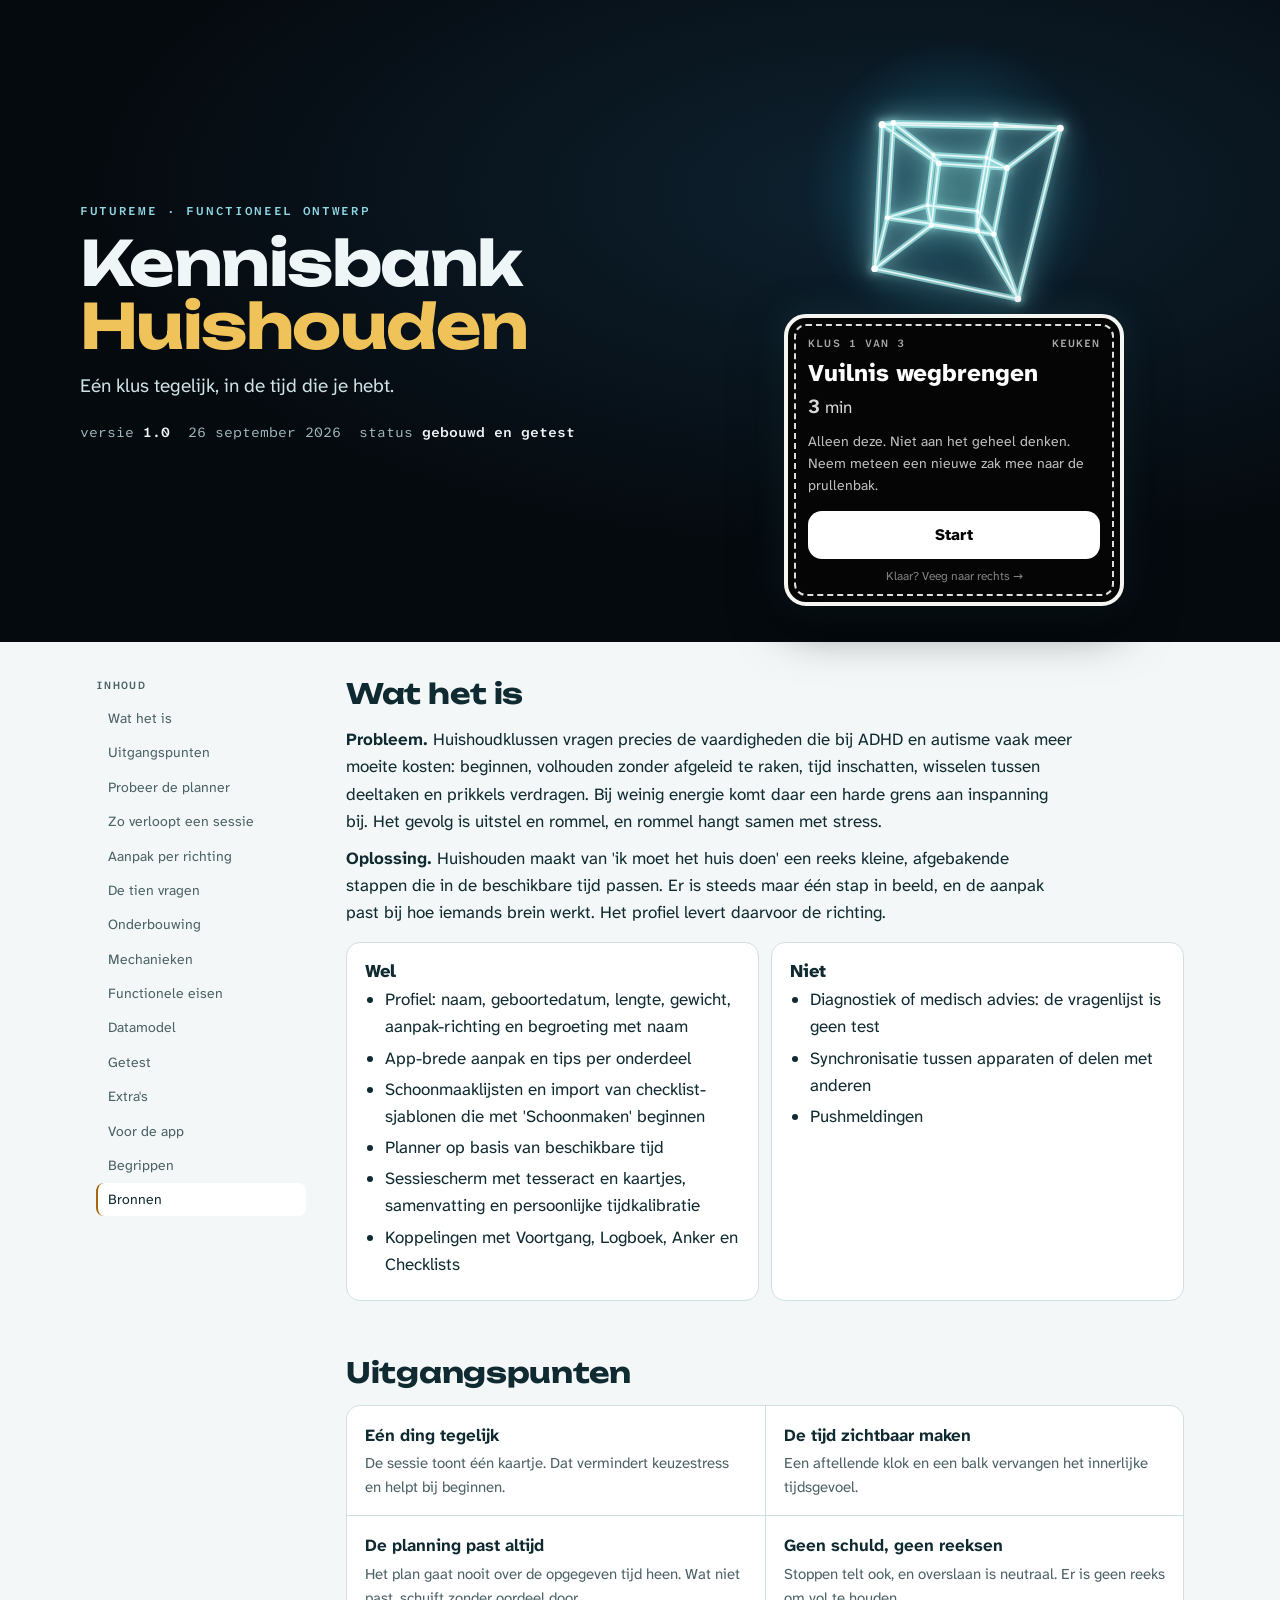
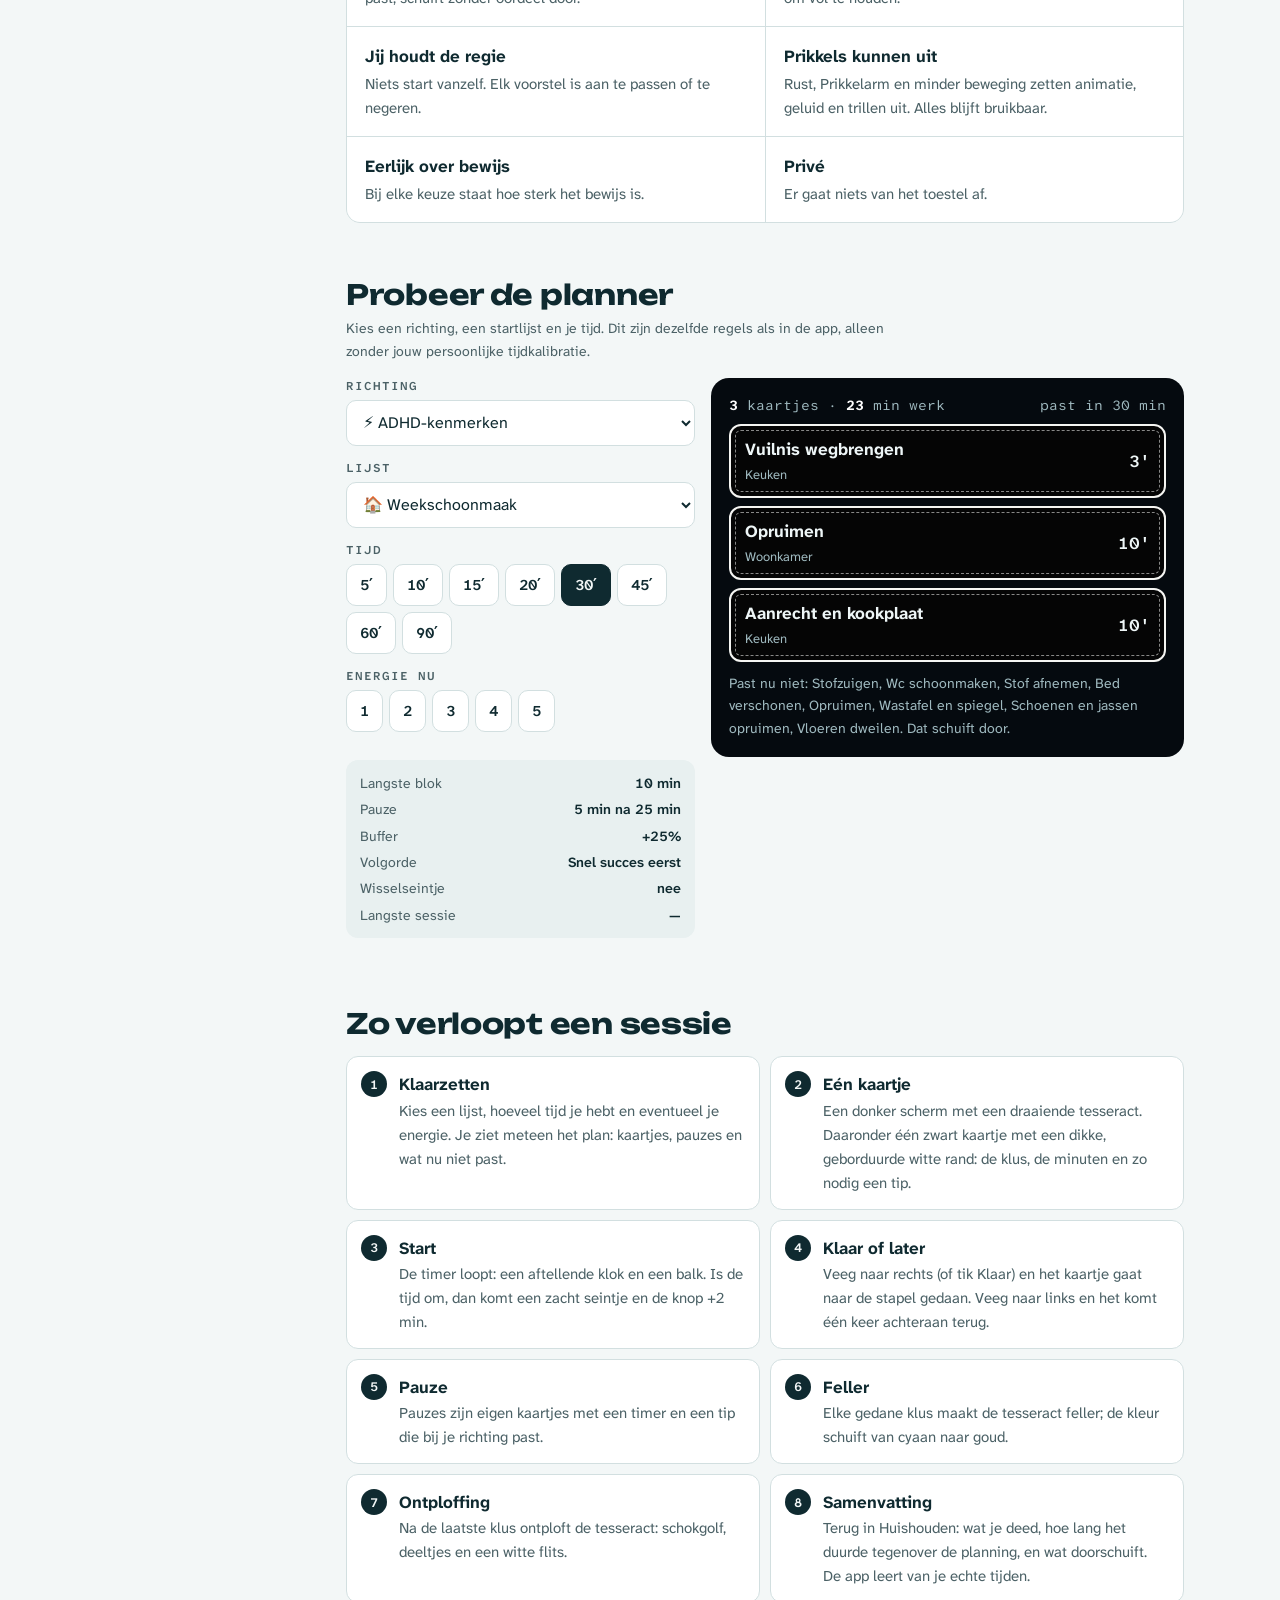
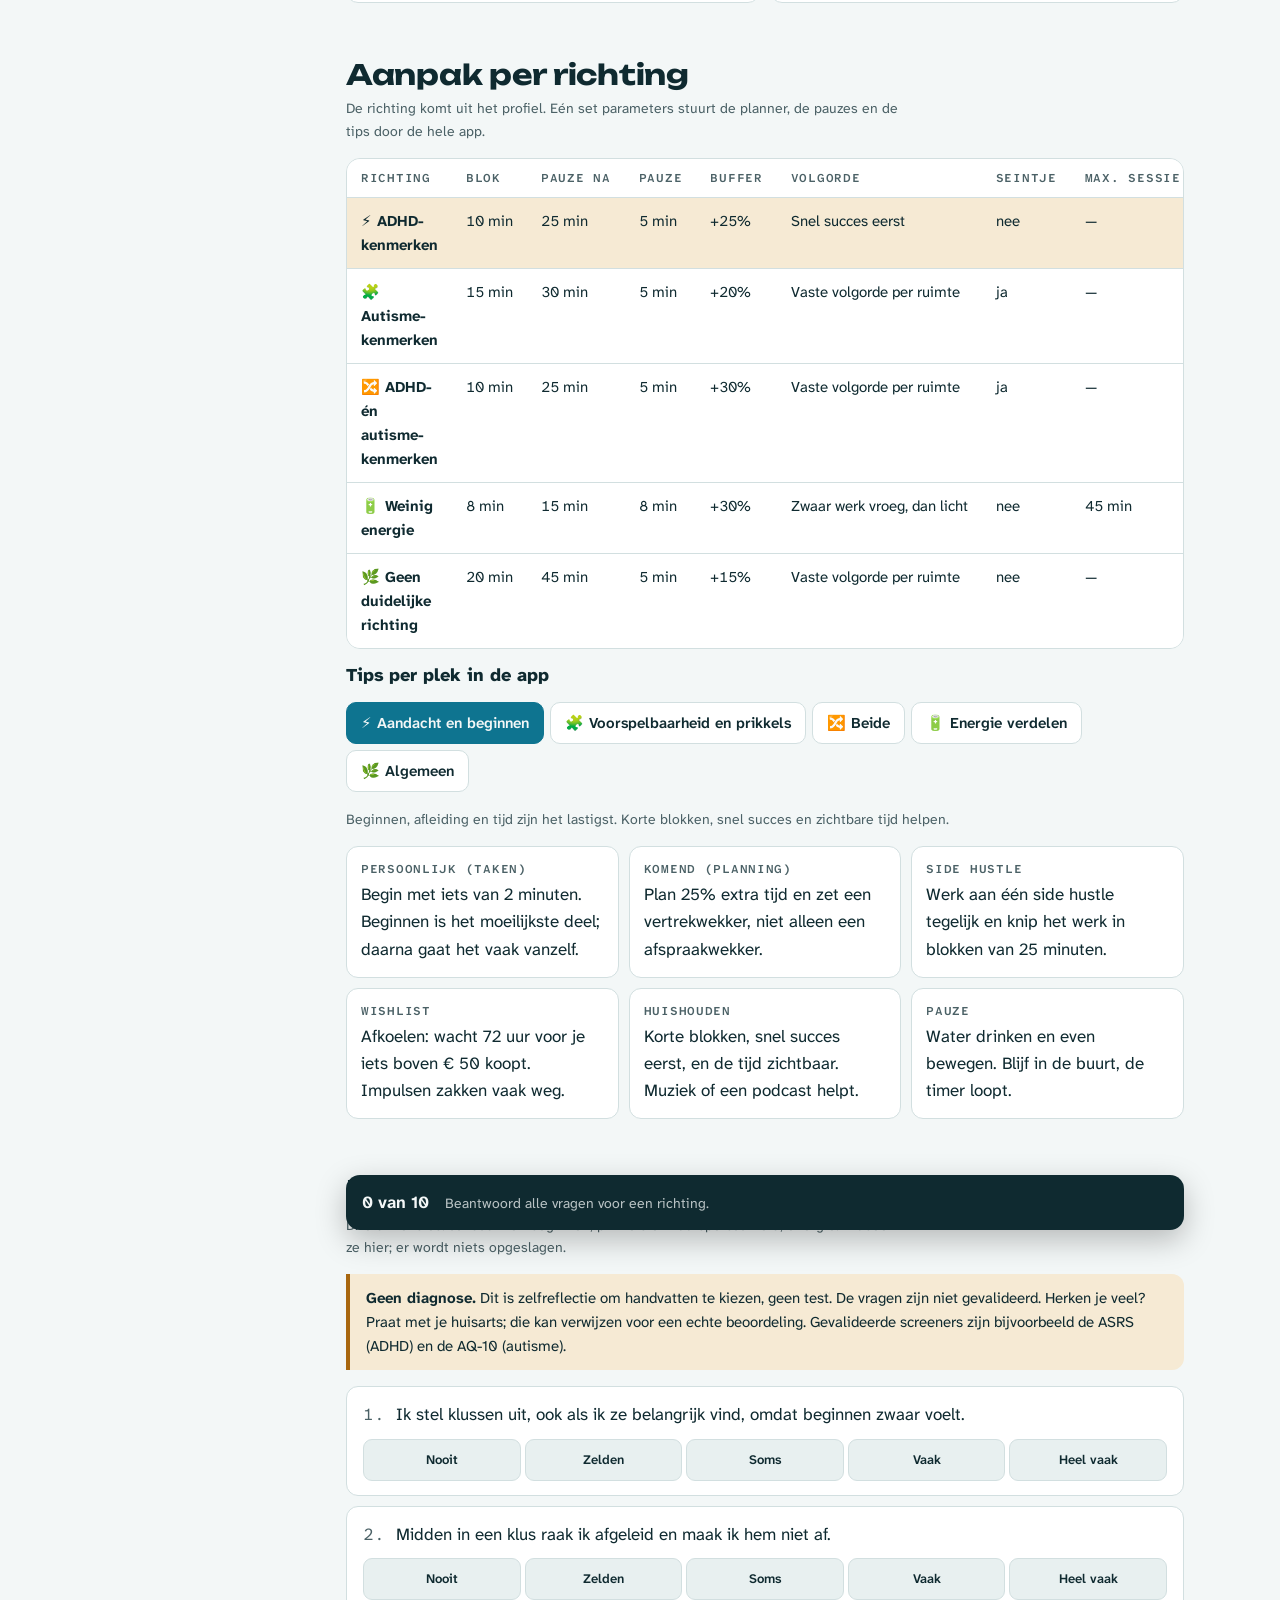
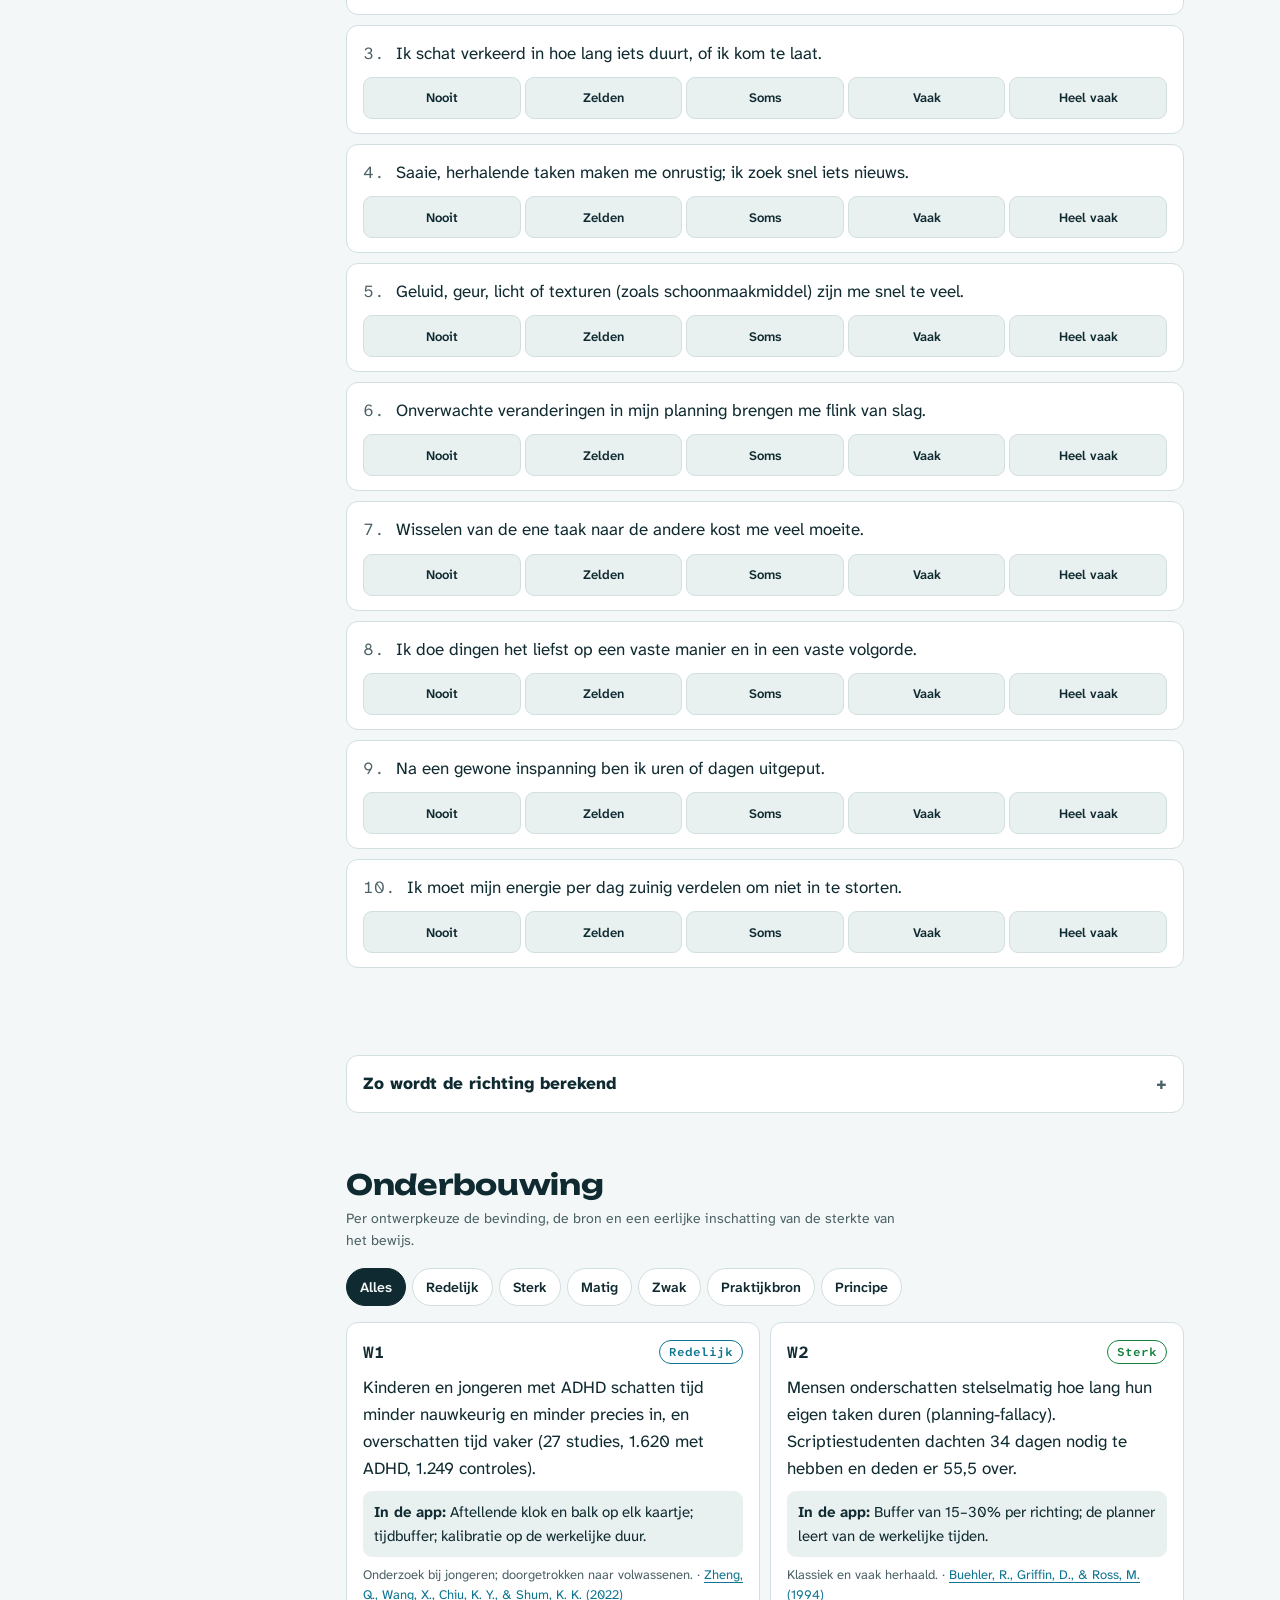
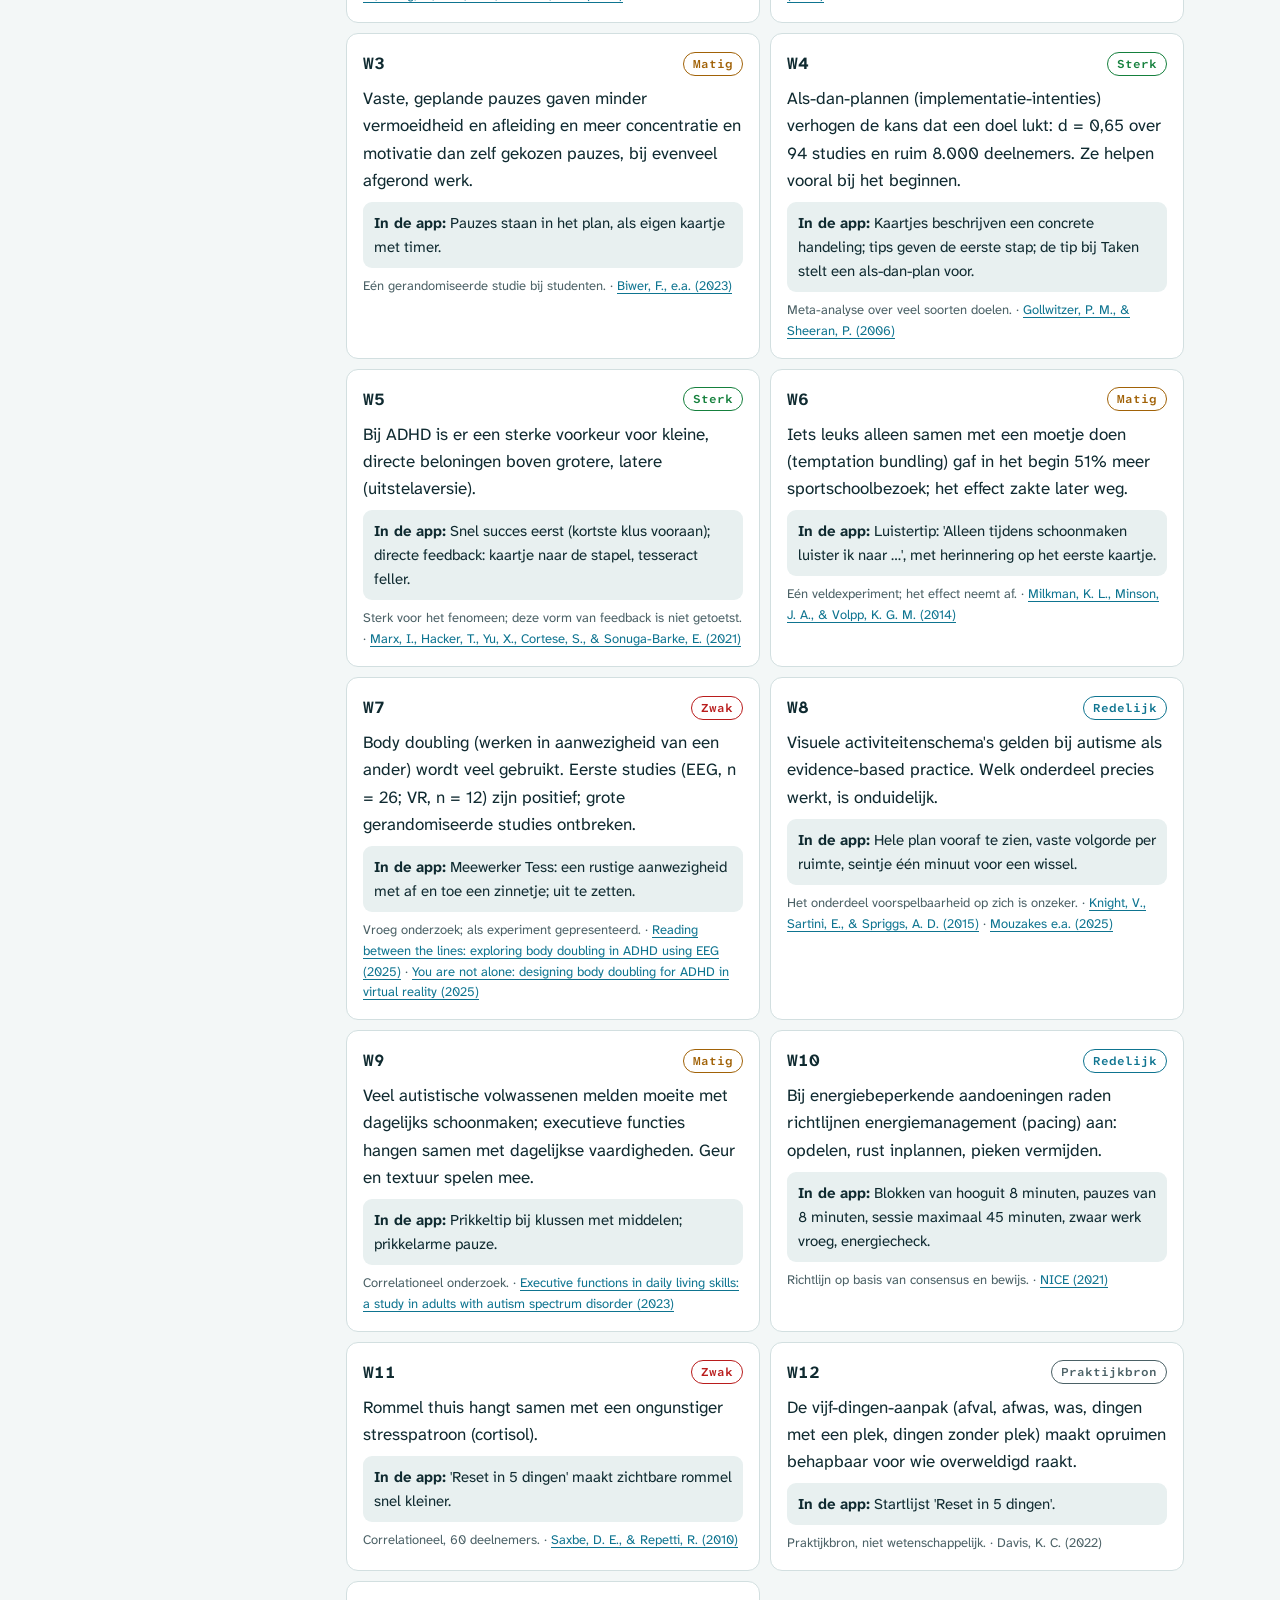
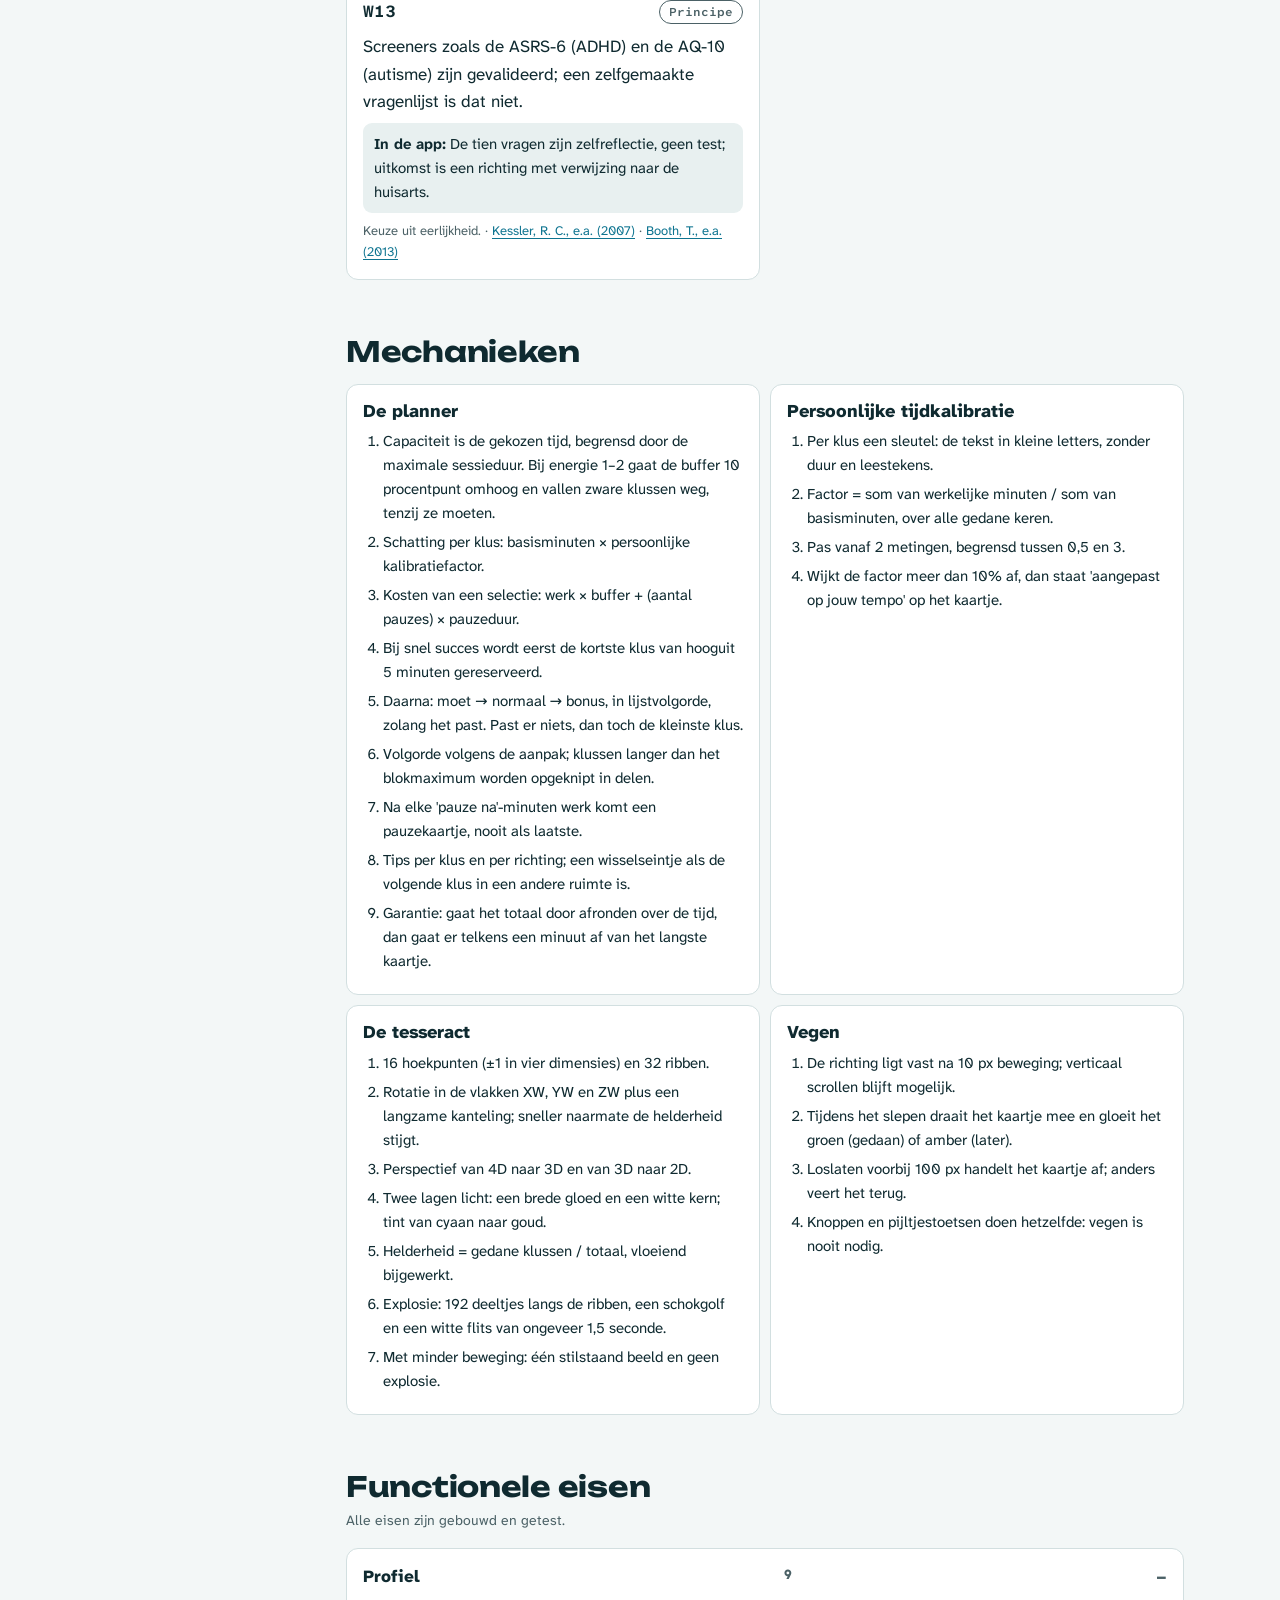
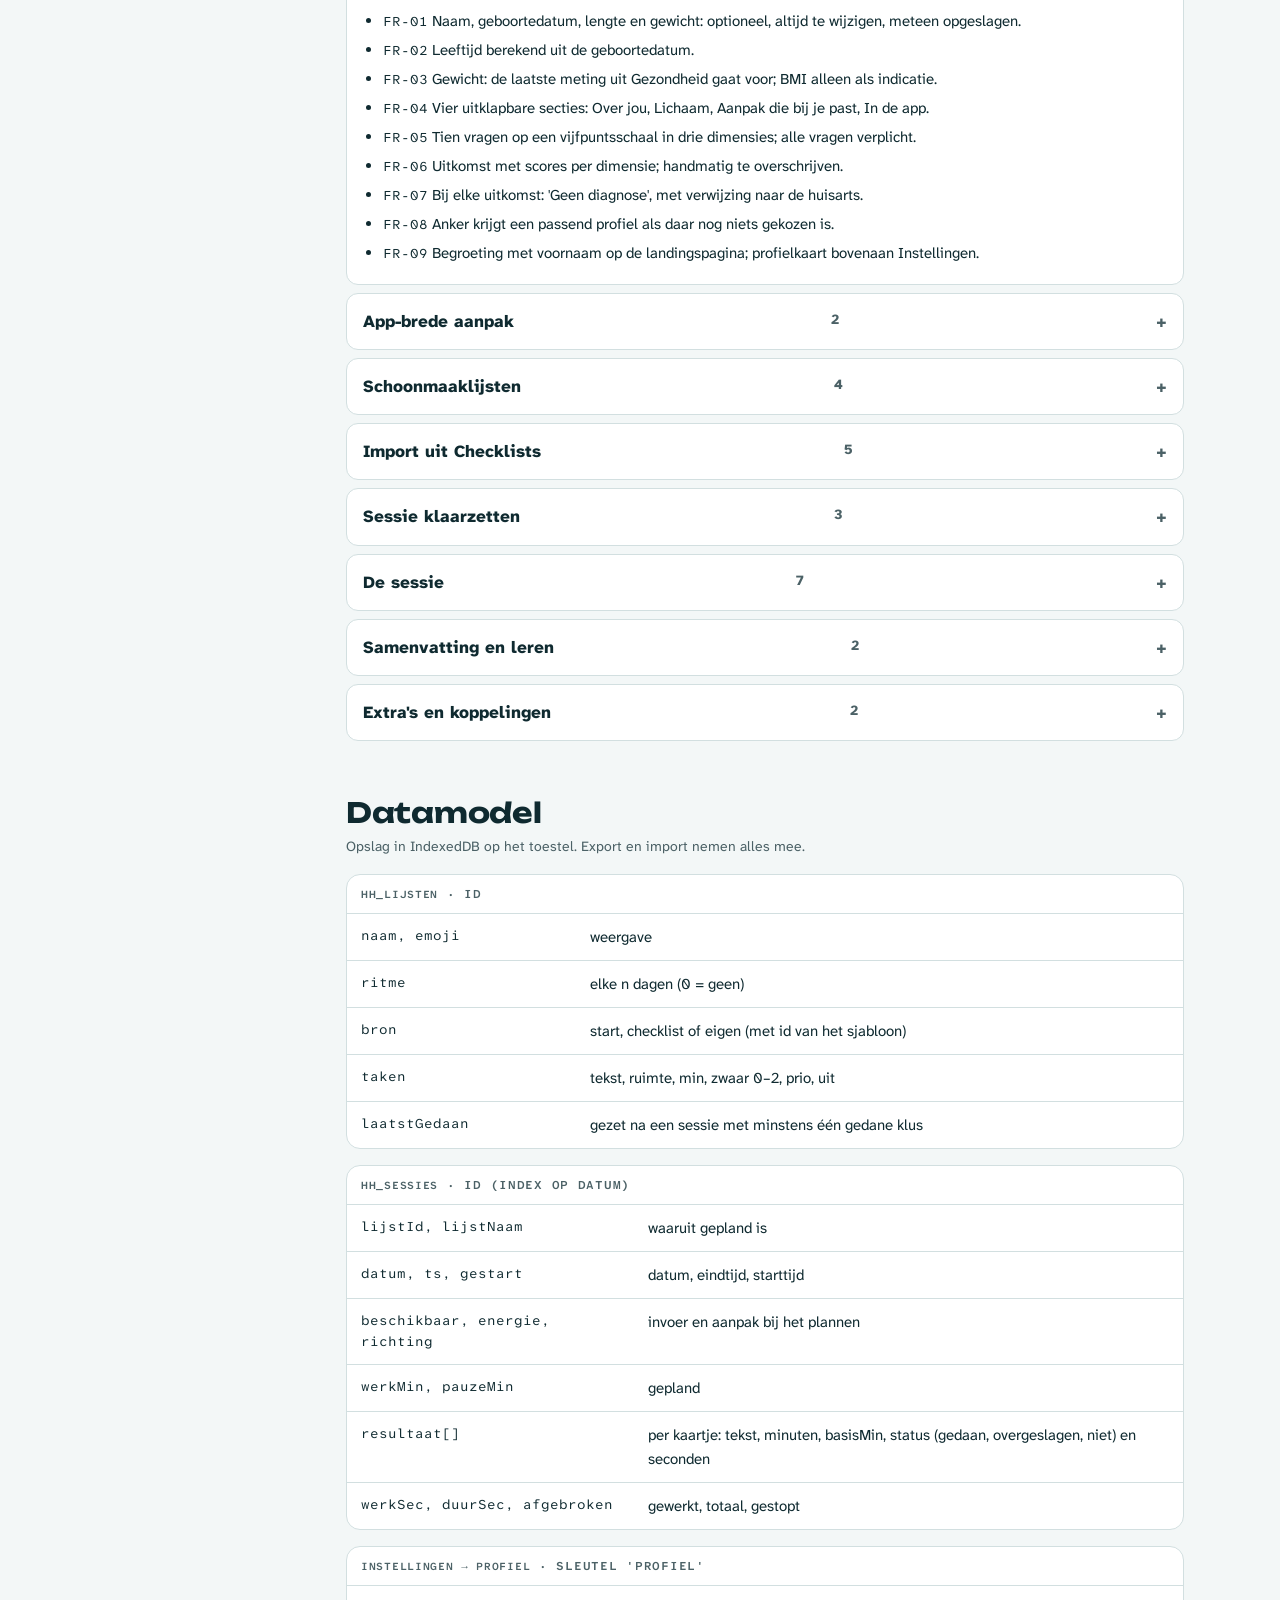
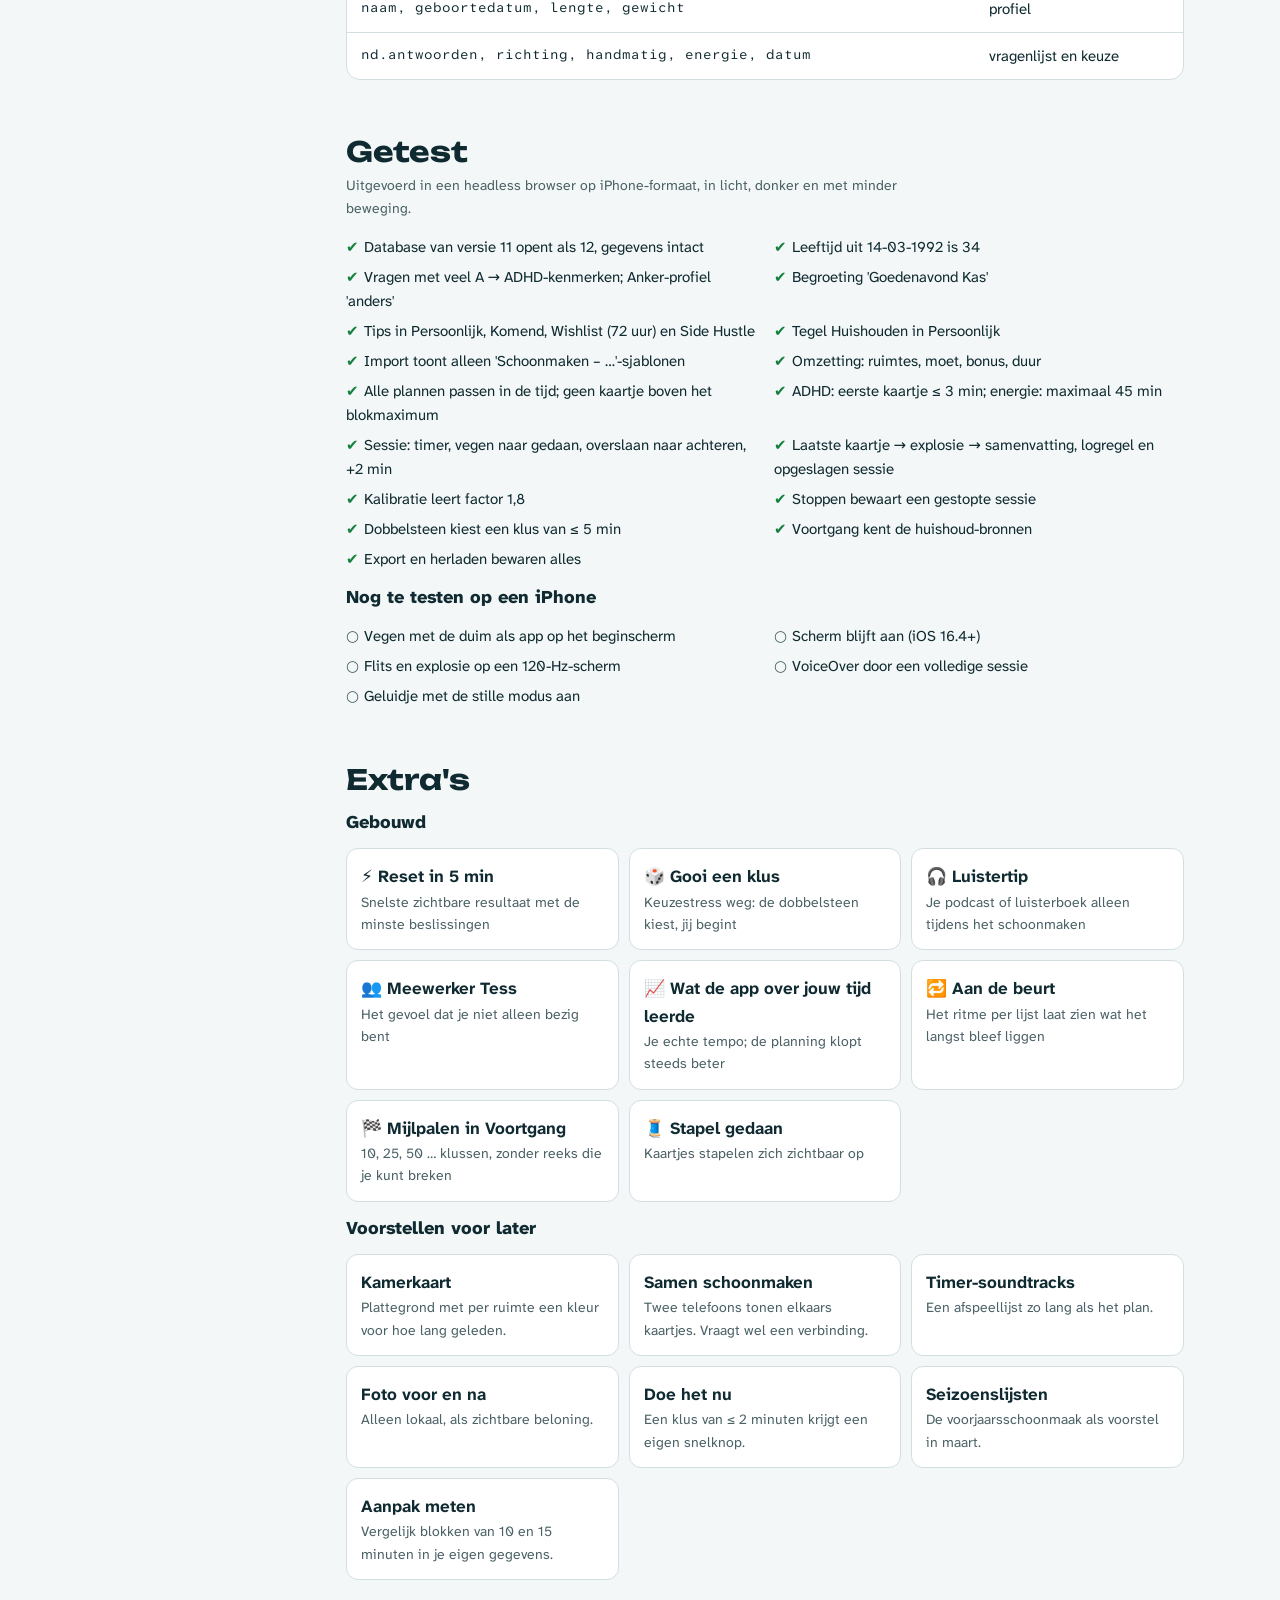
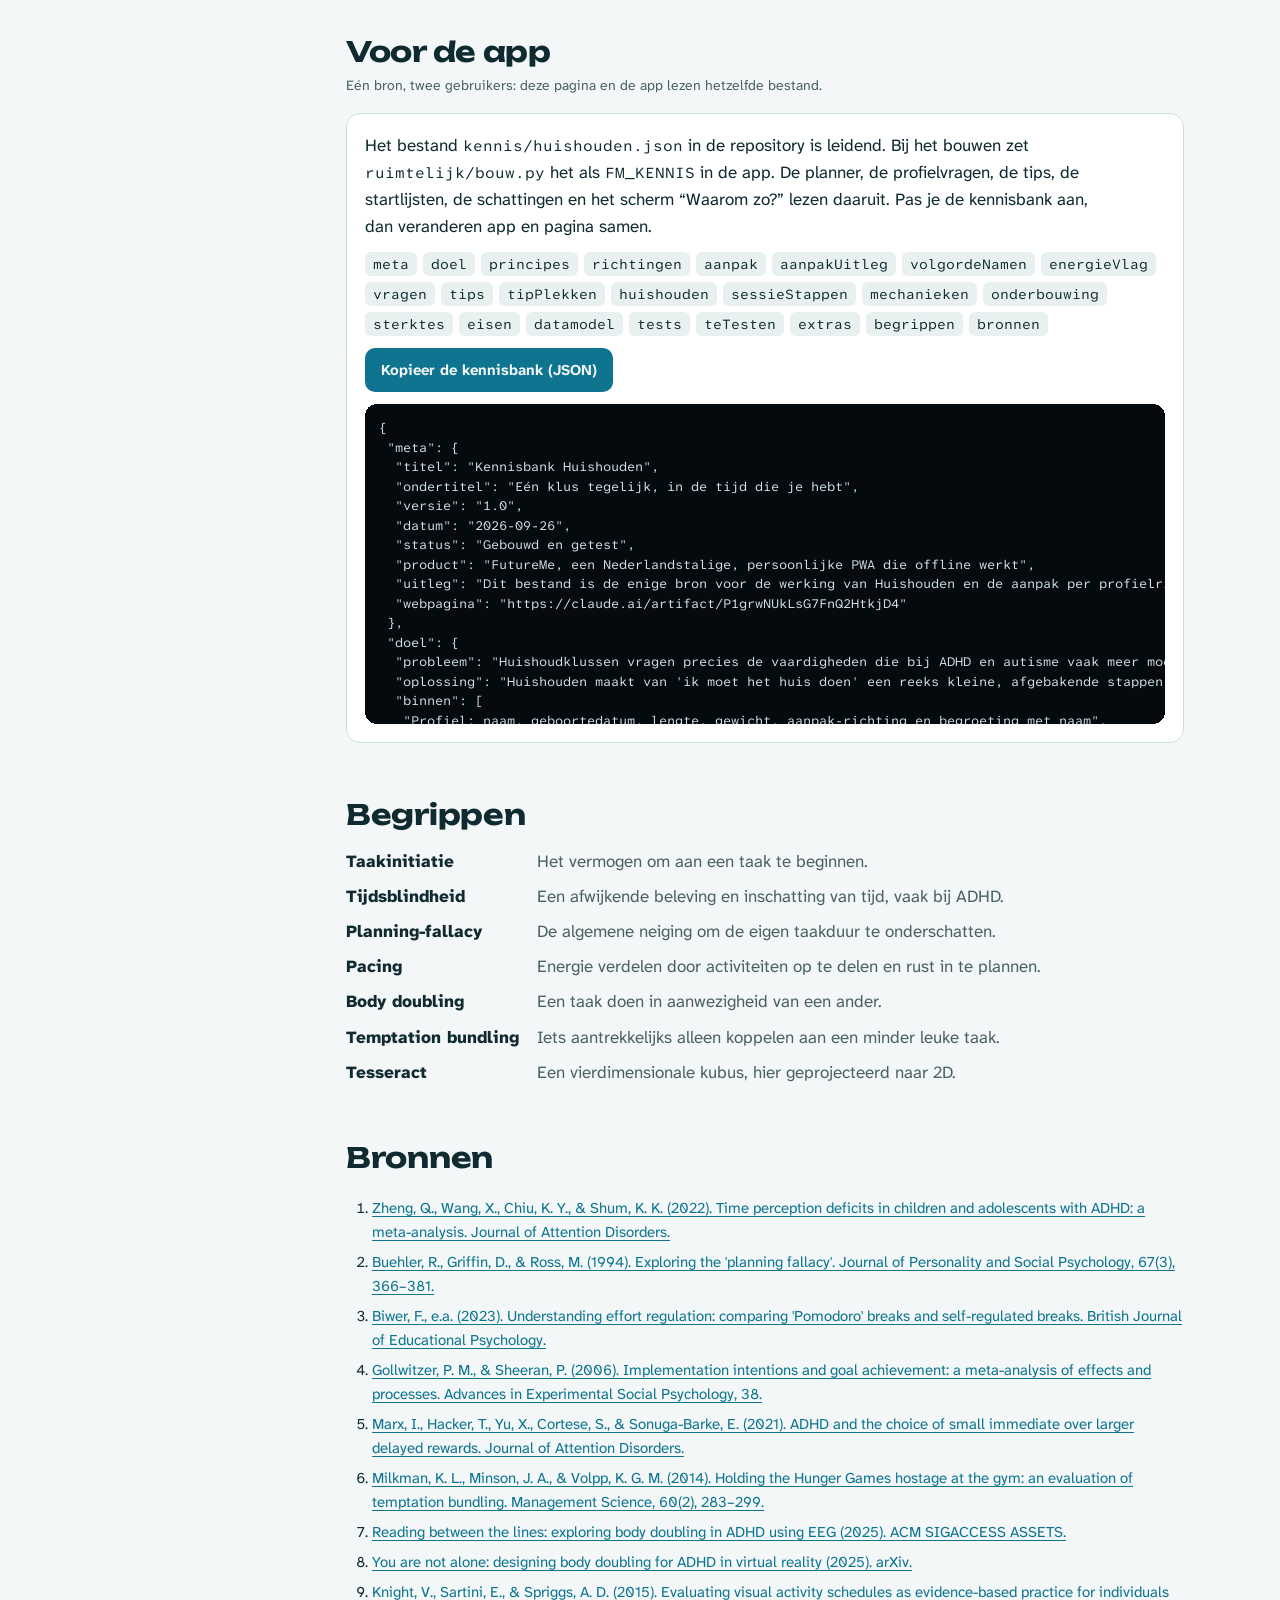
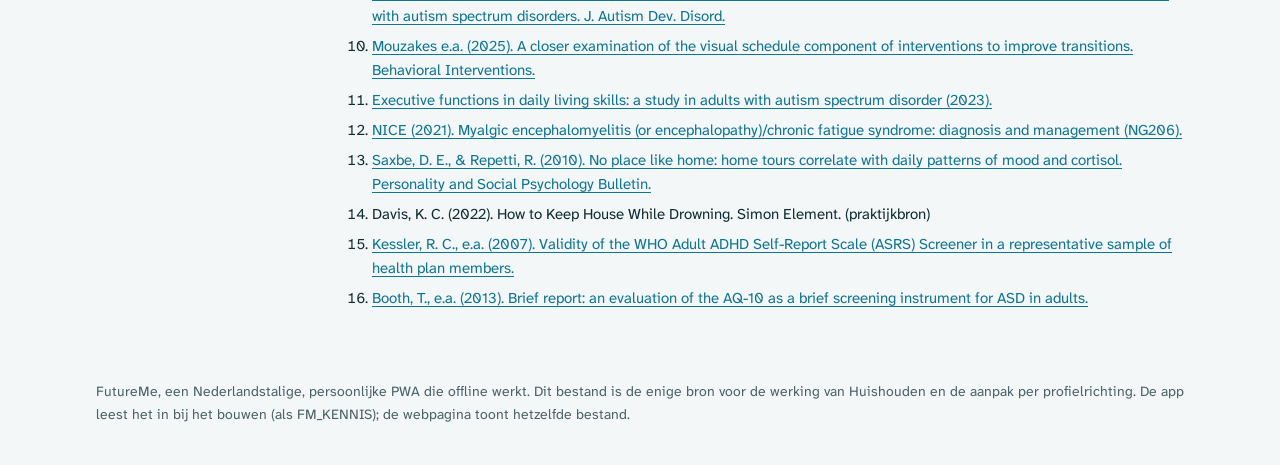
<file: kennis/index.html>
<!doctype html>
<html lang="nl">
<head>
<meta charset="utf-8">
<meta name="viewport" content="width=device-width, initial-scale=1, viewport-fit=cover">
<!-- Gegenereerd door ruimtelijk/bouw.py uit kennis/pagina.html; niet met de hand aanpassen. -->
</head>
<body>
<title>Kennisbank Huishouden</title>
<link rel="preconnect" href="https://fonts.googleapis.com">
<link rel="preconnect" href="https://fonts.gstatic.com" crossorigin>
<link rel="stylesheet" href="https://fonts.googleapis.com/css2?family=Atkinson+Hyperlegible+Mono:wght@400;600&family=Atkinson+Hyperlegible+Next:ital,wght@0,400;0,600;0,800;1,400&family=Unbounded:wght@500;700&display=swap">
<style>
:root{
  --papier:#f3f7f7;--vlak:#ffffff;--vlak2:#e8f0f0;--inkt:#0f2a30;--grijs:#4b6166;--lijn:#d2dfe0;
  --teal:#0e7490;--teal-zacht:#d6eef2;--goud:#a8670f;--goud-zacht:#f6ead4;
  --goed:#15803d;--matig:#a16207;--zwak:#b91c1c;
  --nacht:#050a0f;--nacht2:#0c1822;--draad:#f5f5f2;
  --display:"Unbounded","Atkinson Hyperlegible Next",system-ui,sans-serif;
  --tekst:"Atkinson Hyperlegible Next","Atkinson Hyperlegible",system-ui,-apple-system,"Segoe UI",sans-serif;
  --mono:"Atkinson Hyperlegible Mono",ui-monospace,"SF Mono",Menlo,monospace;
  --r:14px;
}
@media (prefers-color-scheme:dark){:root:not([data-theme="light"]){
  color-scheme:dark;--papier:#081117;--vlak:#0f1c24;--vlak2:#15262f;--inkt:#e6f0f1;--grijs:#98adb2;--lijn:#233841;
  --teal:#5dd0e3;--teal-zacht:#123542;--goud:#f0c25a;--goud-zacht:#3a2d12;--goed:#4ade80;--matig:#fbbf24;--zwak:#f87171}}
:root[data-theme="dark"]{
  color-scheme:dark;--papier:#081117;--vlak:#0f1c24;--vlak2:#15262f;--inkt:#e6f0f1;--grijs:#98adb2;--lijn:#233841;
  --teal:#5dd0e3;--teal-zacht:#123542;--goud:#f0c25a;--goud-zacht:#3a2d12;--goed:#4ade80;--matig:#fbbf24;--zwak:#f87171}
*{box-sizing:border-box}
html{scroll-behavior:smooth;scroll-padding-top:16px}
@media (prefers-reduced-motion:reduce){html{scroll-behavior:auto}}
body{margin:0;background:var(--papier);color:var(--inkt);font:17px/1.6 var(--tekst);-webkit-font-smoothing:antialiased}
a{color:var(--teal);text-underline-offset:3px}
a:focus-visible,button:focus-visible,select:focus-visible,summary:focus-visible{outline:3px solid var(--teal);outline-offset:2px;border-radius:6px}
h1,h2,h3{text-wrap:balance;line-height:1.15;margin:0}
h2{font:700 clamp(22px,4vw,28px)/1.15 var(--display);letter-spacing:-.01em}
h3{font-size:18px;font-weight:800}
p{margin:0}
.klein{font-size:14px;color:var(--grijs)}
.mono{font-family:var(--mono);font-size:.9em}

/* Held: de sessiewereld uit de app */
.held{background:radial-gradient(90% 80% at 70% 30%,#0e2230 0%,var(--nacht) 70%);color:#eef6f7;padding-inline:16px}
.held-in{max-width:1120px;margin:0 auto;padding-block:40px 36px;display:grid;grid-template-columns:minmax(0,1.1fr) minmax(0,.9fr);gap:28px;align-items:center}
.held-oog{font:600 12px/1 var(--mono);letter-spacing:.14em;text-transform:uppercase;color:#8fd8e6}
.held h1{font:700 clamp(34px,6.4vw,62px)/1.02 var(--display);letter-spacing:-.025em;margin:14px 0 14px}
.held h1 span{color:#f0c25a}
.held-zin{font-size:19px;max-width:34ch;color:#cfe3e6}
.held-meta{display:flex;flex-wrap:wrap;gap:8px 18px;margin-top:22px;font:14px var(--mono);color:#9fb9bf}
.held-meta b{color:#eef6f7;font-weight:600}
.held-beeld{position:relative;display:flex;flex-direction:column;align-items:center;gap:0}
.tess{width:min(100%,300px);max-width:100%;aspect-ratio:1;display:block}
@media (max-width:900px){.tess{width:min(64vw,240px)}}
.borduur{position:relative;width:min(100%,340px);margin-top:-26px;background:#050505;color:#fff;border:4px solid var(--draad);border-radius:22px;padding:18px 20px 16px;
  outline:2.5px dashed rgba(245,245,242,.9);outline-offset:-12px;box-shadow:0 20px 50px rgba(0,0,0,.55),0 0 36px rgba(93,208,227,.14)}
.borduur .kop{display:flex;justify-content:space-between;font:600 11px var(--mono);letter-spacing:.1em;text-transform:uppercase;opacity:.65}
.borduur .titel{font-size:24px;font-weight:800;margin:10px 0 2px;line-height:1.15}
.borduur .min{opacity:.85}
.borduur .min b{font-size:20px}
.borduur .tip{font-size:14px;color:rgba(255,255,255,.75);margin-top:8px}
.borduur .knop{margin-top:14px;display:grid;place-items:center;width:100%;min-height:48px;border-radius:14px;border:0;background:#fff;color:#050505;font:800 16px var(--tekst)}
.borduur .onder{margin-top:8px;font-size:12px;opacity:.5;text-align:center}

/* Opbouw */
.pagina{max-width:1120px;margin:0 auto;padding-inline:16px;display:grid;grid-template-columns:210px minmax(0,1fr);gap:40px;padding-block:36px 64px}
.inhoud{min-width:0;display:flex;flex-direction:column;gap:56px}
nav.index{position:sticky;top:calc(16px + env(safe-area-inset-top,0px));align-self:start;display:flex;flex-direction:column;gap:2px;font-size:14px}
nav.index span{font:600 11px var(--mono);letter-spacing:.12em;text-transform:uppercase;color:var(--grijs);margin-bottom:8px}
nav.index a{color:var(--grijs);text-decoration:none;padding:5px 10px;border-radius:8px;border-left:2px solid transparent}
nav.index a:hover{color:var(--inkt);background:var(--vlak2)}
nav.index a.aan{color:var(--inkt);border-left-color:var(--goud);background:var(--vlak)}
section{display:flex;flex-direction:column;gap:16px}
.sectiekop{display:flex;flex-direction:column;gap:6px}
.sectiekop .klein{max-width:62ch}
.lees{max-width:66ch}
.vlak{background:var(--vlak);border:1px solid var(--lijn);border-radius:var(--r);padding:18px}
.twee{display:grid;grid-template-columns:1fr 1fr;gap:12px}
ul.strak,ol.strak{margin:0;padding-left:20px}
ul.strak li,ol.strak li{margin:4px 0}

/* Uitgangspunten */
.principes{display:grid;grid-template-columns:repeat(2,minmax(0,1fr));gap:1px;background:var(--lijn);border:1px solid var(--lijn);border-radius:var(--r);overflow:hidden}
.principe{background:var(--vlak);padding:16px 18px}
.principe b{display:block;margin-bottom:2px}
.principe p{font-size:15px;color:var(--grijs)}

/* Planner */
.planner{display:grid;grid-template-columns:minmax(0,.85fr) minmax(0,1.15fr);gap:16px;align-items:start}
.bediening{display:flex;flex-direction:column;gap:14px}
.veld{display:flex;flex-direction:column;gap:6px}
.veld>span,.veld>label{font:600 12px var(--mono);letter-spacing:.08em;text-transform:uppercase;color:var(--grijs)}
select{font:inherit;font-size:16px;color:var(--inkt);background:var(--vlak);border:1px solid var(--lijn);border-radius:10px;min-height:46px;padding:0 12px}
.chips{display:flex;flex-wrap:wrap;gap:6px}
.chips button{font:600 15px var(--tekst);min-height:42px;padding:0 13px;border-radius:10px;border:1px solid var(--lijn);background:var(--vlak);color:var(--inkt);cursor:pointer;font-variant-numeric:tabular-nums}
.chips button[aria-pressed="true"]{background:var(--inkt);color:var(--papier);border-color:var(--inkt)}
.params{display:grid;grid-template-columns:1fr auto;gap:4px 12px;font-size:14px;padding:12px 14px;border-radius:12px;background:var(--vlak2)}
.params dt{color:var(--grijs)}
.params dd{margin:0;font-weight:600;text-align:right;font-variant-numeric:tabular-nums}
.plan{background:var(--nacht);color:#eef6f7;border-radius:18px;padding:18px;display:flex;flex-direction:column;gap:10px}
.plan-kop{display:flex;justify-content:space-between;gap:10px;flex-wrap:wrap;font:14px var(--mono);color:#9fb9bf}
.plan-kop b{color:#fff}
.kaartjes{display:flex;flex-direction:column;gap:8px;margin:0;padding:0;list-style:none}
.kaartje{display:grid;grid-template-columns:minmax(0,1fr) auto;gap:2px 12px;background:#050505;border:2px solid var(--draad);border-radius:12px;padding:10px 14px;outline:1.5px dashed rgba(245,245,242,.55);outline-offset:-7px}
.kaartje .t{font-weight:700}
.kaartje .r{grid-column:1;font-size:13px;color:#9fb9bf}
.kaartje .m{grid-row:1 / span 2;grid-column:2;align-self:center;font:600 17px var(--mono);font-variant-numeric:tabular-nums}
.kaartje.pauze{background:transparent;border-style:dashed;border-color:#5b7178;outline:0;color:#b9ccd1}
.noot{font-size:14px;color:#f0c25a}
.buiten{font-size:14px;color:#9fb9bf}

/* Tabel */
.tabelwrap{overflow-x:auto;border:1px solid var(--lijn);border-radius:var(--r);background:var(--vlak)}
table{border-collapse:collapse;width:100%;min-width:600px;font-size:15px}
th,td{text-align:left;padding:11px 14px;border-bottom:1px solid var(--lijn);vertical-align:top}
tbody tr:last-child th,tbody tr:last-child td{border-bottom:0}
thead th{font:600 12px var(--mono);letter-spacing:.06em;text-transform:uppercase;color:var(--grijs);white-space:nowrap}
td.num{font-variant-numeric:tabular-nums;white-space:nowrap}
tr.gekozen{background:var(--goud-zacht)}

/* Tabs voor tips */
.tabs{display:flex;gap:6px;flex-wrap:wrap}
.tabs button{font:600 15px var(--tekst);min-height:42px;padding:0 14px;border-radius:10px;border:1px solid var(--lijn);background:var(--vlak);color:var(--inkt);cursor:pointer}
.tabs button[aria-selected="true"]{background:var(--teal);border-color:var(--teal);color:var(--papier)}
.tiplijst{display:grid;grid-template-columns:repeat(auto-fit,minmax(220px,1fr));gap:10px}
.tiplijst div{background:var(--vlak);border:1px solid var(--lijn);border-radius:12px;padding:14px}
.tiplijst b{display:block;font:600 12px var(--mono);letter-spacing:.06em;text-transform:uppercase;color:var(--grijs);margin-bottom:4px}

/* Stappen */
.stappen{list-style:none;margin:0;padding:0;counter-reset:stap;display:grid;grid-template-columns:repeat(2,minmax(0,1fr));gap:10px}
.stappen li{counter-increment:stap;background:var(--vlak);border:1px solid var(--lijn);border-radius:12px;padding:14px 16px 14px 52px;position:relative}
.stappen li::before{content:counter(stap);position:absolute;left:14px;top:14px;width:26px;height:26px;border-radius:50%;display:grid;place-items:center;font:600 13px var(--mono);background:var(--inkt);color:var(--papier)}
.stappen b{display:block}
.stappen p{font-size:15px;color:var(--grijs)}

/* Vragen */
.vragen{display:flex;flex-direction:column;gap:10px;margin:0;padding:0;list-style:none;counter-reset:v}
.vraag{counter-increment:v;background:var(--vlak);border:1px solid var(--lijn);border-radius:12px;padding:14px 16px}
.vraag p::before{content:counter(v) ". ";font-family:var(--mono);color:var(--grijs)}
.schaal{display:grid;grid-template-columns:repeat(5,minmax(0,1fr));gap:4px;margin-top:10px}
.schaal button{min-height:42px;border-radius:9px;border:1px solid var(--lijn);background:var(--vlak2);color:var(--inkt);font:600 13px var(--tekst);cursor:pointer;padding:0 2px}
.schaal button[aria-checked="true"]{background:var(--teal);border-color:var(--teal);color:var(--papier)}
.uitkomst{position:sticky;bottom:calc(12px + env(safe-area-inset-bottom,0px));background:var(--inkt);color:var(--papier);border-radius:14px;padding:14px 16px;display:flex;flex-wrap:wrap;gap:6px 16px;align-items:center;box-shadow:0 10px 30px rgba(0,0,0,.25)}
.uitkomst b{font-size:17px}
.uitkomst .klein{color:inherit;opacity:.75}
.letop{border-left:4px solid var(--goud);background:var(--goud-zacht);padding:12px 16px;border-radius:0 12px 12px 0;font-size:15px}

/* Onderbouwing */
.filter{display:flex;gap:6px;flex-wrap:wrap}
.filter button{font:600 14px var(--tekst);min-height:38px;padding:0 13px;border-radius:99px;border:1px solid var(--lijn);background:var(--vlak);color:var(--inkt);cursor:pointer}
.filter button[aria-pressed="true"]{background:var(--inkt);color:var(--papier);border-color:var(--inkt)}
.bewijs{display:grid;grid-template-columns:repeat(2,minmax(0,1fr));gap:10px}
.bewijs article{background:var(--vlak);border:1px solid var(--lijn);border-radius:12px;padding:16px;display:flex;flex-direction:column;gap:8px}
.bewijs .kop{display:flex;justify-content:space-between;align-items:center;gap:8px}
.bewijs .kop b{font-family:var(--mono)}
.sterkte{font:600 12px var(--mono);padding:3px 9px;border-radius:99px;border:1.5px solid currentColor;white-space:nowrap}
.s-sterk{color:var(--goed)}.s-redelijk{color:var(--teal)}.s-matig{color:var(--matig)}.s-zwak{color:var(--zwak)}.s-praktijk,.s-principe{color:var(--grijs)}
.bewijs .keuze{font-size:15px;background:var(--vlak2);border-radius:9px;padding:9px 11px}
.bewijs .onder{font-size:13px;color:var(--grijs)}

/* Mechanieken, eisen */
.mech{display:grid;grid-template-columns:repeat(2,minmax(0,1fr));gap:10px}
.mech div{background:var(--vlak);border:1px solid var(--lijn);border-radius:12px;padding:16px}
.mech ol{margin:8px 0 0;padding-left:20px;font-size:15px}
.mech li{margin:5px 0}
details.eis{background:var(--vlak);border:1px solid var(--lijn);border-radius:12px}
details.eis+details.eis{margin-top:8px}
details.eis summary{cursor:pointer;padding:14px 16px;font-weight:800;list-style:none;display:flex;justify-content:space-between;gap:10px}
details.eis summary::-webkit-details-marker{display:none}
details.eis summary::after{content:"+";font-family:var(--mono);color:var(--grijs)}
details.eis[open] summary::after{content:"−"}
details.eis ul{margin:0;padding:0 18px 14px 36px;font-size:15px}
details.eis li{margin:5px 0}
.tests{list-style:none;margin:0;padding:0;display:grid;grid-template-columns:repeat(2,minmax(0,1fr));gap:6px 18px;font-size:15px}
.tests li::before{content:"✔ ";color:var(--goed);font-weight:800}
.tests.open li::before{content:"○ ";color:var(--grijs)}
.extras{display:grid;grid-template-columns:repeat(auto-fit,minmax(230px,1fr));gap:10px}
.extras div{background:var(--vlak);border:1px solid var(--lijn);border-radius:12px;padding:14px}
.extras b{display:block}
.extras p{font-size:14px;color:var(--grijs)}

/* Voor de app */
.app{background:var(--vlak);border:1px solid var(--lijn);border-radius:var(--r);padding:18px;display:flex;flex-direction:column;gap:12px}
.sleutels{display:flex;flex-wrap:wrap;gap:6px}
.sleutels code{font:14px var(--mono);background:var(--vlak2);padding:3px 8px;border-radius:6px}
pre{margin:0;max-height:320px;overflow:auto;background:var(--nacht);color:#cfe3e6;border-radius:12px;padding:14px;font:13px/1.5 var(--mono)}
.actie{align-self:flex-start;font:700 15px var(--tekst);min-height:44px;padding:0 16px;border-radius:10px;border:0;background:var(--teal);color:var(--papier);cursor:pointer}
.begrippen{display:grid;grid-template-columns:auto 1fr;gap:8px 18px;margin:0}
.begrippen dt{font-weight:800}
.begrippen dd{margin:0;color:var(--grijs)}
.bronnen{margin:0;padding-left:26px;font-size:15px}
.bronnen li{margin:6px 0}
.fout{padding:40px 16px;max-width:640px;margin:0 auto}
footer{max-width:1120px;margin:0 auto;padding:0 16px 40px;font-size:14px;color:var(--grijs)}

@media (max-width:900px){
  .pagina{grid-template-columns:1fr;gap:0}
  nav.index{display:none}
  .held-in{grid-template-columns:1fr;padding-block:28px}
  .planner,.bewijs,.mech,.stappen,.tests,.twee{grid-template-columns:1fr}
}
@media (max-width:560px){.principes{grid-template-columns:1fr}body{font-size:16px}}
</style>

<header class="held">
  <div class="held-in">
    <div>
      <div class="held-oog">FutureMe · functioneel ontwerp</div>
      <h1>Kennisbank <span>Huishouden</span></h1>
      <p class="held-zin" id="held-zin">Eén klus tegelijk, in de tijd die je hebt.</p>
      <div class="held-meta" id="held-meta"></div>
    </div>
    <div class="held-beeld" aria-hidden="true">
      <canvas class="tess" id="tess"></canvas>
      <div class="borduur" id="borduur">
        <div class="kop"><span>Klus 1 van 3</span><span>Keuken</span></div>
        <div class="titel">Vuilnis wegbrengen</div>
        <div class="min"><b>3</b> min</div>
        <div class="tip">Alleen deze. Niet aan het geheel denken.</div>
        <div class="knop">Start</div>
        <div class="onder">Klaar? Veeg naar rechts →</div>
      </div>
    </div>
  </div>
</header>

<div class="pagina">
  <nav class="index" aria-label="Inhoud" id="index"><span>Inhoud</span></nav>
  <main class="inhoud" id="inhoud"><p class="klein">De kennisbank wordt geladen…</p></main>
</div>
<footer id="voet"></footer>

<script>
"use strict";
/* Alles op deze pagina komt uit huishouden.json: dezelfde kennisbank die de
   FutureMe-app bij het bouwen inleest (als FM_KENNIS). */
const $ = s => document.querySelector(s);
const esc = s => String(s ?? "").replace(/[&<>"']/g, c => ({ "&": "&amp;", "<": "&lt;", ">": "&gt;", '"': "&quot;", "'": "&#39;" }[c]));
const S = { richting: "adhd", lijst: "week", min: 30, energie: null, antwoorden: [], filter: "alle", tipRichting: "adhd" };
let K = null;

fetch("huishouden.json", { cache: "no-cache" }).then(r => { if (!r.ok) throw new Error(r.status); return r.json(); })
  .then(k => { K = k; bouw(); })
  .catch(() => { $("#inhoud").innerHTML = `<div class="fout vlak"><h3>De kennisbank kon niet laden</h3><p class="klein">Deze pagina leest huishouden.json uit dezelfde map. Open de pagina via een webserver (niet als los bestand), of controleer of het bestand ernaast staat.</p></div>`; });

const SECTIES = [["wat", "Wat het is"], ["principes", "Uitgangspunten"], ["planner", "Probeer de planner"], ["sessie", "Zo verloopt een sessie"], ["aanpak", "Aanpak per richting"], ["vragen", "De tien vragen"], ["onderbouwing", "Onderbouwing"], ["mechanieken", "Mechanieken"], ["eisen", "Functionele eisen"], ["data", "Datamodel"], ["tests", "Getest"], ["extras", "Extra's"], ["app", "Voor de app"], ["begrippen", "Begrippen"], ["bronnen", "Bronnen"]];

function bouw() {
  const m = K.meta;
  $("#held-zin").textContent = m.ondertitel + ".";
  $("#held-meta").innerHTML = `<span>versie <b>${esc(m.versie)}</b></span><span>${esc(datum(m.datum))}</span><span>status <b>${esc(m.status.toLowerCase())}</b></span>`;
  $("#index").innerHTML = `<span>Inhoud</span>` + SECTIES.map(([id, n]) => `<a href="#${id}">${esc(n)}</a>`).join("");
  $("#inhoud").innerHTML = [wat(), principes(), planner(), sessie(), aanpak(), vragen(), onderbouwing(), mechanieken(), eisen(), datamodel(), tests(), extras(), app(), begrippen(), bronnen()].join("");
  $("#voet").innerHTML = `${esc(m.product)}. ${esc(m.uitleg)}`;
  tekenPlan(); tekenTips(); tekenUitkomst(); tekenBewijs();
  volgIndex();
  startTesseract();
}
const datum = iso => { const [y, mm, d] = iso.split("-").map(Number); return `${d} ${["januari","februari","maart","april","mei","juni","juli","augustus","september","oktober","november","december"][mm - 1]} ${y}`; };
const kop = (id, titel, sub) => `<div class="sectiekop"><h2>${esc(titel)}</h2>${sub ? `<p class="klein">${sub}</p>` : ""}</div>`;

function wat() {
  const d = K.doel;
  return `<section id="wat">${kop("wat", "Wat het is")}
    <div class="lees"><p><b>Probleem.</b> ${esc(d.probleem)}</p><p style="margin-top:10px"><b>Oplossing.</b> ${esc(d.oplossing)}</p></div>
    <div class="twee"><div class="vlak"><h3>Wel</h3><ul class="strak">${d.binnen.map(x => `<li>${esc(x)}</li>`).join("")}</ul></div>
      <div class="vlak"><h3>Niet</h3><ul class="strak">${d.buiten.map(x => `<li>${esc(x)}</li>`).join("")}</ul></div></div></section>`;
}
function principes() {
  return `<section id="principes">${kop("principes", "Uitgangspunten")}<div class="principes">${K.principes.map(([t, u]) => `<div class="principe"><b>${esc(t)}</b><p>${esc(u)}</p></div>`).join("")}</div></section>`;
}

/* ---------- Planner: dezelfde regels als de app (zonder persoonlijke kalibratie) ---------- */
function planner() {
  const lijsten = K.huishouden.startlijsten;
  return `<section id="planner">${kop("planner", "Probeer de planner", "Kies een richting, een startlijst en je tijd. Dit zijn dezelfde regels als in de app, alleen zonder jouw persoonlijke tijdkalibratie.")}
    <div class="planner">
      <div class="bediening">
        <div class="veld"><label for="p-richting">Richting</label><select id="p-richting">${Object.entries(K.richtingen).map(([k, r]) => `<option value="${k}"${k === S.richting ? " selected" : ""}>${r.ico} ${esc(r.naam)}</option>`).join("")}</select></div>
        <div class="veld"><label for="p-lijst">Lijst</label><select id="p-lijst">${lijsten.map(l => `<option value="${l.sleutel}"${l.sleutel === S.lijst ? " selected" : ""}>${l.emoji} ${esc(l.naam)}</option>`).join("")}</select></div>
        <div class="veld"><span>Tijd</span><div class="chips" id="p-tijd" role="group" aria-label="Tijd">${K.huishouden.tijden.map(t => `<button data-t="${t}" aria-pressed="${t === S.min}">${t}′</button>`).join("")}</div></div>
        <div class="veld"><span>Energie nu</span><div class="chips" id="p-energie" role="group" aria-label="Energie">${[1, 2, 3, 4, 5].map(e => `<button data-e="${e}" aria-pressed="false">${e}</button>`).join("")}</div></div>
        <dl class="params" id="p-params"></dl>
      </div>
      <div class="plan" id="p-plan" aria-live="polite"></div>
    </div></section>`;
}
function aanpakVoor(r) {
  const a = Object.assign({ richting: r }, K.aanpak[r]);
  return a;
}
const schat = t => { const m = String(t).match(/(\d+)\s*(min|m\b|minuten)/i); if (m) return +m[1]; const k = K.huishouden.schattingen.find(([p]) => new RegExp(p, "i").test(t)); return k ? k[1] : K.huishouden.standaardMin; };
const zwaarte = t => new RegExp(K.huishouden.zwaar, "i").test(t) ? 2 : new RegExp(K.huishouden.licht, "i").test(t) ? 0 : 1;
function maakPlan(lijst, beschikbaar, energie, richting) {
  const a = aanpakVoor(richting), notities = [];
  let buffer = a.buffer, cap = beschikbaar;
  if (a.maxSessie && cap > a.maxSessie) { notities.push(`Voor deze aanpak is ${a.maxSessie} minuten achter elkaar genoeg; de rest schuift door.`); cap = a.maxSessie; }
  const laag = energie != null && energie <= 2;
  if (laag) { buffer += .1; notities.push("Weinig energie: zware klussen alleen als ze moeten, en wat meer tijd per klus."); }
  let taken = lijst.taken.map(([ruimte, tekst, min, prio], i) => ({ ruimte, tekst, min, prio, zwaar: zwaarte(tekst), i }));
  if (laag) taken = taken.filter(t => t.zwaar < 2 || t.prio === "moet");
  const kosten = w => { const werk = w * buffer; return werk + Math.max(0, Math.ceil(werk / a.pauzeElke) - 1) * a.pauzeMin; };
  const P = { moet: 0, normaal: 1, bonus: 2 };
  const kand = taken.map(t => ({ t, m: t.min || schat(t.tekst) })).sort((x, y) => P[x.t.prio] - P[y.t.prio] || x.t.i - y.t.i);
  const gekozen = [], buiten = []; let werk = 0;
  if (a.volgorde === "snelsucces") { const k = kand.filter(k => k.m <= 5).sort((x, y) => x.m - y.m)[0]; if (k && kosten(k.m) <= cap + .01) { gekozen.push(k); werk += k.m; kand.splice(kand.indexOf(k), 1); } }
  for (const k of kand) { if (kosten(werk + k.m) <= cap + .01) { gekozen.push(k); werk += k.m; } else buiten.push(k.t); }
  if (!gekozen.length && kand.length) { const k = kand.slice().sort((x, y) => x.m - y.m)[0]; k.m = Math.max(1, Math.min(k.m, Math.floor(cap / buffer) || 1)); gekozen.push(k); buiten.splice(buiten.indexOf(k.t), 1); }
  const ruimtes = [...new Set(gekozen.slice().sort((x, y) => x.t.i - y.t.i).map(k => k.t.ruimte))];
  let volg = [];
  if (a.volgorde === "zwaarEerst") volg = gekozen.slice().sort((x, y) => y.t.zwaar - x.t.zwaar || ruimtes.indexOf(x.t.ruimte) - ruimtes.indexOf(y.t.ruimte) || x.t.i - y.t.i);
  else {
    ruimtes.forEach(r => { let l = gekozen.filter(k => k.t.ruimte === r).sort((x, y) => x.t.i - y.t.i); if (a.variatie) { const z = l.filter(k => k.t.zwaar === 2), rest = l.filter(k => k.t.zwaar !== 2); l = []; while (z.length || rest.length) { if (rest.length) l.push(rest.shift()); if (z.length) l.push(z.shift()); } } volg.push(...l); });
    if (a.volgorde === "snelsucces") { const kort = volg.filter(k => k.m <= 3).sort((x, y) => x.m - y.m)[0] || volg.slice().sort((x, y) => x.m - y.m)[0]; if (kort) volg = [kort].concat(volg.filter(k => k !== kort)); }
  }
  const items = [];
  volg.forEach(k => { const tot = Math.max(1, Math.round(k.m * buffer)), delen = Math.max(1, Math.ceil(tot / a.blokMax)); for (let d = 1; d <= delen; d++) items.push({ soort: "taak", tekst: k.t.tekst, ruimte: k.t.ruimte, min: Math.round(tot / delen) || 1, deel: d, delen }); });
  const uit = []; let acc = 0;
  items.forEach((it, i) => { uit.push(it); acc += it.min; if (acc >= a.pauzeElke && i < items.length - 1) { uit.push({ soort: "pauze", min: a.pauzeMin }); acc = 0; } });
  const som = () => uit.reduce((s, x) => s + x.min, 0);
  for (let n = 0; som() > cap && n < 200; n++) { const l = uit.filter(x => x.soort === "taak" && x.min > 1).sort((x, y) => y.min - x.min)[0]; if (!l) break; l.min--; }
  return { items: uit, buiten, notities, cap, buffer, a };
}
function tekenPlan() {
  const lijst = K.huishouden.startlijsten.find(l => l.sleutel === S.lijst), p = maakPlan(lijst, S.min, S.energie, S.richting), a = p.a;
  const werk = p.items.filter(x => x.soort === "taak").reduce((s, x) => s + x.min, 0), pz = p.items.filter(x => x.soort === "pauze").reduce((s, x) => s + x.min, 0);
  $("#p-params").innerHTML = [["Langste blok", a.blokMax + " min"], ["Pauze", `${a.pauzeMin} min na ${a.pauzeElke} min`], ["Buffer", "+" + Math.round((a.buffer - 1) * 100) + "%"], ["Volgorde", K.volgordeNamen[a.volgorde]], ["Wisselseintje", a.wisselSein ? "ja" : "nee"], ["Langste sessie", a.maxSessie ? a.maxSessie + " min" : "—"]].map(([k, v]) => `<dt>${k}</dt><dd>${esc(v)}</dd>`).join("");
  const n = p.items.filter(x => x.soort === "taak").length;
  $("#p-plan").innerHTML = `<div class="plan-kop"><span><b>${n}</b> kaartjes · <b>${werk}</b> min werk${pz ? ` · <b>${pz}</b> min pauze` : ""}</span><span>past in ${S.min} min</span></div>
    ${p.notities.map(t => `<p class="noot">${esc(t)}</p>`).join("")}
    <ol class="kaartjes">${p.items.map(it => it.soort === "pauze" ? `<li class="kaartje pauze"><span class="t">Pauze</span><span class="r">${esc(pauzeTip(a))}</span><span class="m">${it.min}′</span></li>`
      : `<li class="kaartje"><span class="t">${esc(it.tekst)}${it.delen > 1 ? ` <small>(${it.deel}/${it.delen})</small>` : ""}</span><span class="r">${esc(it.ruimte)}</span><span class="m">${it.min}′</span></li>`).join("")}</ol>
    ${p.buiten.length ? `<p class="buiten">Past nu niet: ${p.buiten.map(t => esc(t.tekst)).join(", ")}. Dat schuift door.</p>` : ""}`;
  // Het held-kaartje toont het eerste kaartje van dit plan.
  const eerste = p.items.find(x => x.soort === "taak");
  if (eerste) { const b = $("#borduur"); b.querySelector(".kop").innerHTML = `<span>Klus 1 van ${n}</span><span>${esc(eerste.ruimte)}</span>`; b.querySelector(".titel").textContent = eerste.tekst; b.querySelector(".min").innerHTML = `<b>${eerste.min}</b> min`; b.querySelector(".tip").textContent = taakTip(eerste.tekst, a); }
}
const pauzeTip = a => { const t = K.huishouden.pauzeTips; return a.richting === "energie" ? t.energie : (a.richting === "autisme" || a.richting === "audhd") ? t.autisme : (t[a.richting] || t.geen); };
function taakTip(tekst, a) {
  const t = (K.huishouden.taakTips.find(([p]) => new RegExp(p, "i").test(tekst)) || [])[1] || "";
  return (a.richting === "adhd" || a.richting === "audhd") ? K.huishouden.richtingTips.eersteKlus + (t ? " " + t : "") : t || "Eén ding tegelijk.";
}

function sessie() {
  return `<section id="sessie">${kop("sessie", "Zo verloopt een sessie")}<ol class="stappen">${K.sessieStappen.map(([t, u]) => `<li><b>${esc(t)}</b><p>${esc(u)}</p></li>`).join("")}</ol></section>`;
}
function aanpak() {
  const kol = [["blokMax", "Blok"], ["pauzeElke", "Pauze na"], ["pauzeMin", "Pauze"], ["buffer", "Buffer"], ["volgorde", "Volgorde"], ["wisselSein", "Seintje"], ["maxSessie", "Max. sessie"], ["afkoelUur", "Afkoelen"]];
  const w = (k, v) => k === "buffer" ? "+" + Math.round((v - 1) * 100) + "%" : k === "volgorde" ? K.volgordeNamen[v] : k === "wisselSein" ? (v ? "ja" : "nee") : v == null ? "—" : k === "afkoelUur" ? v + " u" : v + " min";
  return `<section id="aanpak">${kop("aanpak", "Aanpak per richting", "De richting komt uit het profiel. Eén set parameters stuurt de planner, de pauzes en de tips door de hele app.")}
    <div class="tabelwrap"><table><thead><tr><th>Richting</th>${kol.map(([, n]) => `<th>${n}</th>`).join("")}</tr></thead><tbody>
      ${Object.entries(K.aanpak).map(([r, a]) => `<tr id="rij-${r}"><th>${K.richtingen[r].ico} ${esc(K.richtingen[r].naam)}</th>${kol.map(([k]) => `<td class="num">${esc(w(k, a[k]))}</td>`).join("")}</tr>`).join("")}</tbody></table></div>
    <h3>Tips per plek in de app</h3>
    <div class="tabs" role="tablist" id="tip-tabs">${Object.entries(K.richtingen).map(([r, x]) => `<button role="tab" data-r="${r}" aria-selected="${r === S.tipRichting}">${x.ico} ${esc(x.kort)}</button>`).join("")}</div>
    <p class="klein" id="tip-uitleg"></p>
    <div class="tiplijst" id="tip-lijst" role="tabpanel"></div></section>`;
}
function tekenTips() {
  const r = S.tipRichting;
  $("#tip-uitleg").textContent = K.richtingen[r].uitleg;
  $("#tip-lijst").innerHTML = Object.entries(K.tipPlekken).map(([k, n]) => `<div><b>${esc(n)}</b>${esc(K.tips[k][r])}</div>`).join("") + `<div><b>Pauze</b>${esc(pauzeTip({ richting: r }))}</div>`;
  document.querySelectorAll("#tip-tabs button").forEach(b => b.setAttribute("aria-selected", String(b.dataset.r === r)));
  document.querySelectorAll("tbody tr[id^='rij-']").forEach(tr => tr.classList.toggle("gekozen", tr.id === "rij-" + r));
}
function vragen() {
  const v = K.vragen;
  return `<section id="vragen">${kop("vragen", "De tien vragen", "Drie dimensies: " + Object.values(v.dimensies).join(", ").toLowerCase() + ". Probeer ze hier; er wordt niets opgeslagen.")}
    <p class="letop"><b>Geen diagnose.</b> ${esc(v.geenDiagnose)}</p>
    <ol class="vragen">${v.lijst.map(([, t], i) => `<li class="vraag"><p>${esc(t)}</p><div class="schaal" role="radiogroup" aria-label="Vraag ${i + 1}">${v.schaal.map((s, w) => `<button role="radio" data-v="${i}" data-w="${w}" aria-checked="false">${esc(s)}</button>`).join("")}</div></li>`).join("")}</ol>
    <div class="uitkomst" id="uitkomst" aria-live="polite"></div>
    <details class="eis"><summary>Zo wordt de richting berekend</summary><ul>${v.regel.map(r => `<li>${esc(r)}</li>`).join("")}</ul></details></section>`;
}
function tekenUitkomst() {
  const v = K.vragen, a = S.antwoorden, n = a.filter(x => x != null).length;
  if (n < 10) { $("#uitkomst").innerHTML = `<b>${n} van 10</b><span class="klein">Beantwoord alle vragen voor een richting.</span>`; return; }
  const som = d => v.lijst.reduce((t, [dim], i) => t + (dim === d ? a[i] : 0), 0), A = som("A") / 16, Sx = som("S") / 16, E = som("E") / 8, d = v.drempels;
  const r = A >= d.beide && Sx >= d.beide ? "audhd" : A >= d.enkel && A >= Sx ? "adhd" : Sx >= d.enkel ? "autisme" : E >= d.energie ? "energie" : "geen";
  $("#uitkomst").innerHTML = `<b>${K.richtingen[r].ico} ${esc(K.richtingen[r].naam)}</b><span class="klein">aandacht ${Math.round(A * 100)}% · prikkels ${Math.round(Sx * 100)}% · energie ${Math.round(E * 100)}%${E >= d.energie && r !== "energie" ? " · met extra rust" : ""}</span>`;
}
function onderbouwing() {
  const st = [...new Set(K.onderbouwing.map(o => o.sterkte))];
  return `<section id="onderbouwing">${kop("onderbouwing", "Onderbouwing", "Per ontwerpkeuze de bevinding, de bron en een eerlijke inschatting van de sterkte van het bewijs.")}
    <div class="filter" role="group" aria-label="Filter op sterkte">${[["alle", "Alles"]].concat(st.map(s => [s, K.sterktes[s]])).map(([k, n]) => `<button data-f="${k}" aria-pressed="${k === S.filter}">${esc(n)}</button>`).join("")}</div>
    <div class="bewijs" id="bewijs"></div></section>`;
}
const bronKort = nr => { const b = K.bronnen.find(x => x.nr === nr); if (!b) return ""; const t = esc(b.tekst.split(").")[0] + ")"); return b.url ? `<a href="${esc(b.url)}" target="_blank" rel="noopener">${t}</a>` : t; };
function tekenBewijs() {
  $("#bewijs").innerHTML = K.onderbouwing.filter(o => S.filter === "alle" || o.sterkte === S.filter).map(o => `<article><div class="kop"><b>${esc(o.id)}</b><span class="sterkte s-${o.sterkte}">${esc(K.sterktes[o.sterkte])}</span></div>
    <p>${esc(o.bevinding)}</p><p class="keuze"><b>In de app:</b> ${esc(o.keuze)}</p><p class="onder">${esc(o.kanttekening)} · ${bronKort(o.bron)}${o.bron2 ? " · " + bronKort(o.bron2) : ""}</p></article>`).join("");
  document.querySelectorAll(".filter button").forEach(b => b.setAttribute("aria-pressed", String(b.dataset.f === S.filter)));
}
function mechanieken() {
  return `<section id="mechanieken">${kop("mechanieken", "Mechanieken")}<div class="mech">${K.mechanieken.map(m => `<div><h3>${esc(m.titel)}</h3><ol>${m.stappen.map(s => `<li>${esc(s)}</li>`).join("")}</ol></div>`).join("")}</div></section>`;
}
function eisen() {
  let n = 0;
  return `<section id="eisen">${kop("eisen", "Functionele eisen", "Alle eisen zijn gebouwd en getest.")}<div>${K.eisen.map((g, gi) => `<details class="eis"${gi === 0 ? " open" : ""}><summary>${esc(g.groep)} <span class="klein">${g.items.length}</span></summary><ul>${g.items.map(i => `<li><span class="mono">FR-${String(++n).padStart(2, "0")}</span> ${esc(i)}</li>`).join("")}</ul></details>`).join("")}</div></section>`;
}
function datamodel() {
  return `<section id="data">${kop("data", "Datamodel", "Opslag in IndexedDB op het toestel. Export en import nemen alles mee.")}${K.datamodel.map(t => `<div class="tabelwrap"><table><thead><tr><th colspan="2"><span class="mono">${esc(t.store)}</span> · ${esc(t.sleutel)}</th></tr></thead><tbody>${t.velden.map(([v, u]) => `<tr><td class="mono">${esc(v)}</td><td>${esc(u)}</td></tr>`).join("")}</tbody></table></div>`).join("")}</section>`;
}
function tests() {
  return `<section id="tests">${kop("tests", "Getest", "Uitgevoerd in een headless browser op iPhone-formaat, in licht, donker en met minder beweging.")}
    <ul class="tests">${K.tests.map(([t]) => `<li>${esc(t)}</li>`).join("")}</ul>
    <h3>Nog te testen op een iPhone</h3><ul class="tests open">${K.teTesten.map(t => `<li>${esc(t)}</li>`).join("")}</ul></section>`;
}
function extras() {
  return `<section id="extras">${kop("extras", "Extra's")}<h3>Gebouwd</h3><div class="extras">${K.extras.gebouwd.map(([e, t, u]) => `<div><b>${e} ${esc(t)}</b><p>${esc(u)}</p></div>`).join("")}</div>
    <h3>Voorstellen voor later</h3><div class="extras">${K.extras.voorstellen.map(([t, u]) => `<div><b>${esc(t)}</b><p>${esc(u)}</p></div>`).join("")}</div></section>`;
}
function app() {
  return `<section id="app">${kop("app", "Voor de app", "Eén bron, twee gebruikers: deze pagina en de app lezen hetzelfde bestand.")}
    <div class="app">
      <p class="lees">Het bestand <span class="mono">kennis/huishouden.json</span> in de repository is leidend. Bij het bouwen zet <span class="mono">ruimtelijk/bouw.py</span> het als <span class="mono">FM_KENNIS</span> in de app. De planner, de profielvragen, de tips, de startlijsten, de schattingen en het scherm “Waarom zo?” lezen daaruit. Pas je de kennisbank aan, dan veranderen app en pagina samen.</p>
      <div class="sleutels">${Object.keys(K).map(k => `<code>${esc(k)}</code>`).join("")}</div>
      <button class="actie" id="kopieer">Kopieer de kennisbank (JSON)</button>
      <pre id="json" tabindex="0" aria-label="Kennisbank als JSON">${esc(JSON.stringify(K, null, 1).slice(0, 2400))}\n…</pre>
    </div></section>`;
}
function begrippen() {
  return `<section id="begrippen">${kop("begrippen", "Begrippen")}<dl class="begrippen">${K.begrippen.map(([b, u]) => `<dt>${esc(b)}</dt><dd>${esc(u)}</dd>`).join("")}</dl></section>`;
}
function bronnen() {
  return `<section id="bronnen">${kop("bronnen", "Bronnen")}<ol class="bronnen">${K.bronnen.map(b => `<li>${b.url ? `<a href="${esc(b.url)}" target="_blank" rel="noopener">${esc(b.tekst)}</a>` : esc(b.tekst)}</li>`).join("")}</ol></section>`;
}

/* ---------- Bediening ---------- */
document.addEventListener("change", e => {
  if (e.target.id === "p-richting") { S.richting = e.target.value; S.tipRichting = S.richting; tekenPlan(); tekenTips(); }
  if (e.target.id === "p-lijst") { S.lijst = e.target.value; tekenPlan(); }
});
document.addEventListener("click", async e => {
  const b = e.target.closest("button"); if (!b) return;
  if (b.dataset.t) { S.min = +b.dataset.t; document.querySelectorAll("#p-tijd button").forEach(x => x.setAttribute("aria-pressed", String(x === b))); tekenPlan(); }
  else if (b.dataset.e) { const e2 = +b.dataset.e; S.energie = S.energie === e2 ? null : e2; document.querySelectorAll("#p-energie button").forEach(x => x.setAttribute("aria-pressed", String(+x.dataset.e === S.energie))); tekenPlan(); }
  else if (b.dataset.r) { S.tipRichting = b.dataset.r; tekenTips(); }
  else if (b.dataset.f) { S.filter = b.dataset.f; tekenBewijs(); }
  else if (b.dataset.v != null && b.dataset.w != null) { const i = +b.dataset.v; S.antwoorden[i] = +b.dataset.w; b.parentElement.querySelectorAll("button").forEach(x => x.setAttribute("aria-checked", String(x === b))); tekenUitkomst(); }
  else if (b.id === "kopieer") {
    const tekst = JSON.stringify(K, null, 1);
    try { await navigator.clipboard.writeText(tekst); b.textContent = "Gekopieerd"; }
    catch (x) { const pre = $("#json"); pre.textContent = tekst; const r = document.createRange(); r.selectNodeContents(pre); const s = getSelection(); s.removeAllRanges(); s.addRange(r); b.textContent = "Geselecteerd: kopieer met je toetsenbord"; }
    setTimeout(() => { b.textContent = "Kopieer de kennisbank (JSON)"; }, 2600);
  }
});
function volgIndex() {
  if (!("IntersectionObserver" in window)) return;
  const links = new Map([...document.querySelectorAll("nav.index a")].map(a => [a.getAttribute("href").slice(1), a]));
  const io = new IntersectionObserver(es => es.forEach(en => { if (en.isIntersecting) { links.forEach(a => a.classList.remove("aan")); const a = links.get(en.target.id); if (a) a.classList.add("aan"); } }), { rootMargin: "-20% 0px -70% 0px" });
  document.querySelectorAll("main section").forEach(s => io.observe(s));
}

/* ---------- De tesseract (zelfde meetkunde als in de app) ---------- */
function startTesseract() {
  const c = $("#tess"), ctx = c.getContext("2d");
  const V4 = Array.from({ length: 16 }, (_, i) => [i & 1 ? 1 : -1, i & 2 ? 1 : -1, i & 4 ? 1 : -1, i & 8 ? 1 : -1]);
  const E = []; for (let i = 0; i < 16; i++) for (let b = 0; b < 4; b++) { const j = i ^ (1 << b); if (i < j) E.push([i, j]); }
  const h = [.3, .6, .2, .1], stil = matchMedia("(prefers-reduced-motion: reduce)").matches;
  let t = 0, vorig = performance.now();
  const maat = () => { const r = c.getBoundingClientRect(), d = Math.min(2, devicePixelRatio || 1); c.width = Math.round(r.width * d); c.height = Math.round(r.height * d); };
  maat(); addEventListener("resize", maat);
  const proj = p => { let [x, y, z, w] = p, q; const [a, b, cc, e] = h;
    q = x * Math.cos(a) - w * Math.sin(a); w = x * Math.sin(a) + w * Math.cos(a); x = q;
    q = y * Math.cos(b) - w * Math.sin(b); w = y * Math.sin(b) + w * Math.cos(b); y = q;
    q = z * Math.cos(cc) - w * Math.sin(cc); w = z * Math.sin(cc) + w * Math.cos(cc); z = q;
    q = x * Math.cos(e) - z * Math.sin(e); z = x * Math.sin(e) + z * Math.cos(e); x = q;
    const f4 = 2.6 / (2.6 - w * .9); x *= f4; y *= f4; z *= f4; const f3 = 4.2 / (4.2 - z * .8); return [x * f3, y * f3, w]; };
  const teken = nu => {
    const dt = Math.min(.05, (nu - vorig) / 1000); vorig = nu; t += dt;
    const i = .35 + .3 * Math.sin(t * .35) ** 2;   // rustig op en neer in helderheid
    if (!stil) { h[0] += dt * .35; h[1] += dt * .21; h[2] += dt * .14; h[3] += dt * .05; }
    const W = c.width, H = c.height, cx = W / 2, cy = H / 2, s = Math.min(W, H) * .135;
    ctx.clearRect(0, 0, W, H);
    const g = ctx.createRadialGradient(cx, cy, 0, cx, cy, Math.min(W, H) / 2);
    g.addColorStop(0, `hsla(${190 - i * 20},95%,${60 + i * 25}%,${.12 + i * .35})`); g.addColorStop(1, "hsla(200,90%,50%,0)");
    ctx.fillStyle = g; ctx.fillRect(0, 0, W, H);
    const P = V4.map(proj), kleur = `hsl(${190 - i * 20},${80 + i * 15}%,${70 + i * 22}%)`, d = W / c.getBoundingClientRect().width || 1;
    for (const laag of [0, 1]) {
      ctx.shadowColor = kleur; ctx.shadowBlur = (laag ? 4 + i * 10 : 10 + i * 30) * d;
      ctx.strokeStyle = laag ? `rgba(255,255,255,${.55 + i * .45})` : kleur; ctx.globalAlpha = laag ? 1 : .35 + i * .5;
      ctx.lineWidth = (laag ? 1.1 + i : 3 + i * 4) * d; ctx.beginPath();
      for (const [a, b] of E) { ctx.moveTo(cx + P[a][0] * s, cy + P[a][1] * s); ctx.lineTo(cx + P[b][0] * s, cy + P[b][1] * s); }
      ctx.stroke();
    }
    ctx.globalAlpha = 1; ctx.fillStyle = "#fff";
    for (const p of P) { ctx.beginPath(); ctx.arc(cx + p[0] * s, cy + p[1] * s, (1.4 + i * 1.4 + (p[2] + 1) * .5) * d, 0, 7); ctx.fill(); }
    ctx.shadowBlur = 0;
    if (!stil) requestAnimationFrame(teken);
  };
  requestAnimationFrame(teken);
}
</script>

</body>
</html>
</file>
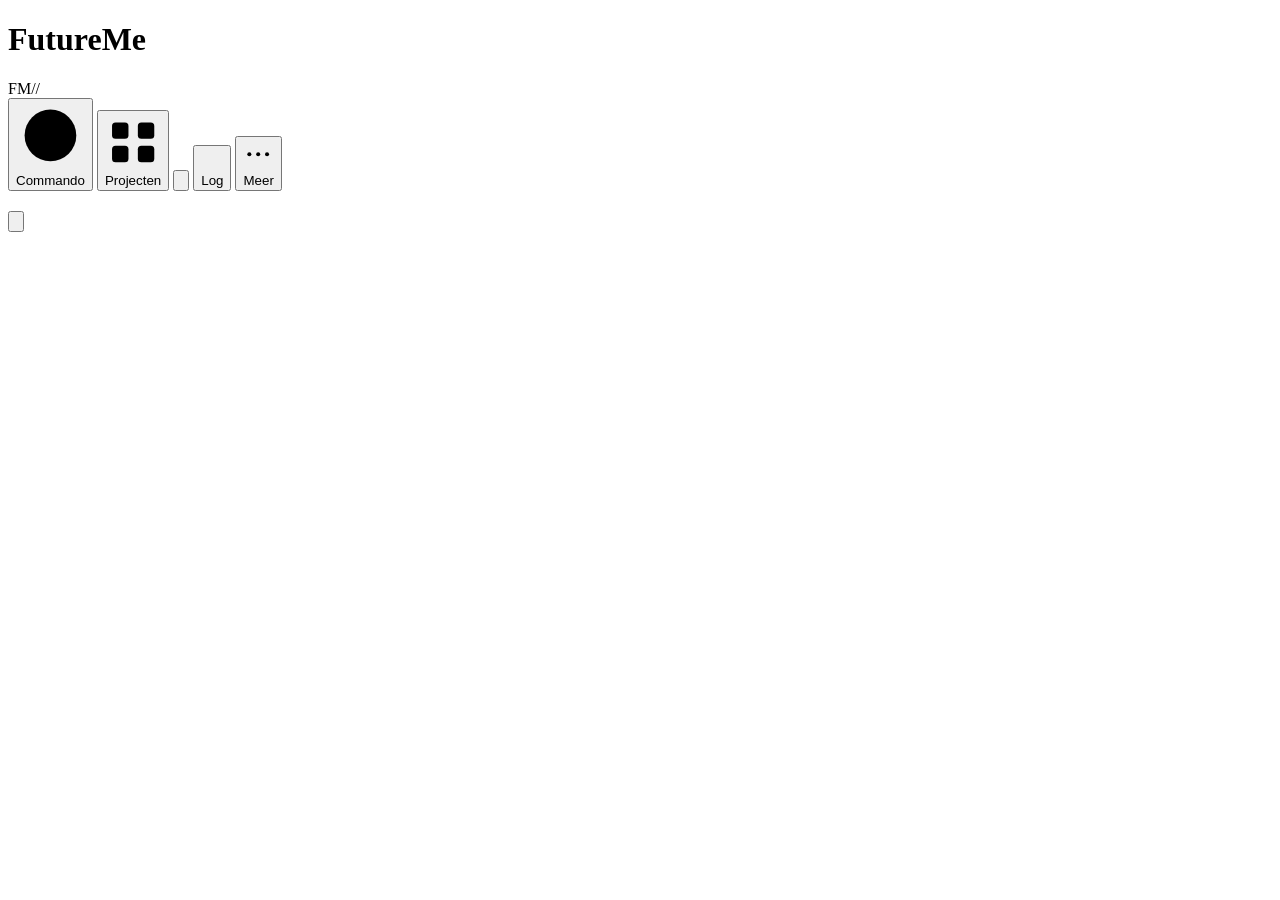
<file: projecten/src/schil.html>
<!doctype html>
<html lang="nl" data-thema="donker">
<head>
<meta charset="utf-8">
<meta name="viewport" content="width=device-width, initial-scale=1, viewport-fit=cover">
<meta name="theme-color" content="#05070d">
<meta name="apple-mobile-web-app-capable" content="yes">
<meta name="apple-mobile-web-app-status-bar-style" content="black-translucent">
<meta name="apple-mobile-web-app-title" content="FutureMe">
<meta http-equiv="Content-Security-Policy" content="default-src 'self'; script-src 'self' 'unsafe-inline'; style-src 'self' 'unsafe-inline'; img-src 'self' data: blob:; connect-src 'none'; font-src 'self' data:; manifest-src 'self'">
<title>FutureMe Projecten</title>
<link rel="manifest" href="__MANIFEST__">
<link rel="apple-touch-icon" href="__ICOON__">
<style>
__CSS__
</style>
</head>
<body>
<div class="achtergrond" aria-hidden="true"><div class="raster"></div><div class="gloed g1"></div><div class="gloed g2"></div></div>
<header class="kop">
  <button type="button" class="icoonknop" id="terugknop" aria-label="Terug" hidden><svg class="ico" viewBox="0 0 24 24" aria-hidden="true"><path d="M15 5l-7 7 7 7"/></svg></button>
  <div class="kop-tekst"><h1 id="titel">FutureMe</h1><p id="subtitel"></p></div>
  <span class="kop-merk mono" aria-hidden="true">FM//</span>
</header>
<main id="scherm" tabindex="-1"></main>
<nav id="tabs" aria-label="Hoofdmenu">
  <button type="button" data-tab="commando"><svg class="ico" viewBox="0 0 24 24" aria-hidden="true"><circle cx="12" cy="12" r="9"/><circle cx="12" cy="12" r="4"/><path d="M12 3v3M12 18v3M3 12h3M18 12h3"/></svg><span>Commando</span></button>
  <button type="button" data-tab="projecten"><svg class="ico" viewBox="0 0 24 24" aria-hidden="true"><rect x="3" y="4" width="7" height="7" rx="1.5"/><rect x="14" y="4" width="7" height="7" rx="1.5"/><rect x="3" y="14" width="7" height="7" rx="1.5"/><rect x="14" y="14" width="7" height="7" rx="1.5"/></svg><span>Projecten</span></button>
  <button type="button" data-tab="nieuw" class="tab-plus" aria-label="Nieuw project"><svg class="ico" viewBox="0 0 24 24" aria-hidden="true"><path d="M12 5v14M5 12h14"/></svg></button>
  <button type="button" data-tab="log"><svg class="ico" viewBox="0 0 24 24" aria-hidden="true"><path d="M4 6h16M4 12h10M4 18h13"/></svg><span>Log</span></button>
  <button type="button" data-tab="meer"><svg class="ico" viewBox="0 0 24 24" aria-hidden="true"><circle cx="5" cy="12" r="1.6"/><circle cx="12" cy="12" r="1.6"/><circle cx="19" cy="12" r="1.6"/></svg><span>Meer</span></button>
</nav>
<div id="dek"></div>
<section id="blad" role="dialog" aria-modal="true" aria-labelledby="bladtitel" aria-hidden="true">
  <div class="blad-kop"><h2 id="bladtitel"></h2><button type="button" class="icoonknop" id="bladsluit" aria-label="Sluiten"><svg class="ico" viewBox="0 0 24 24" aria-hidden="true"><path d="M6 6l12 12M18 6L6 18"/></svg></button></div>
  <div id="bladinhoud"></div>
  <div id="bladknoppen"></div>
</section>
<div id="toast" role="status" aria-live="polite"></div>
<script>
__JS__
start();
</script>
</body>
</html>
</file>
